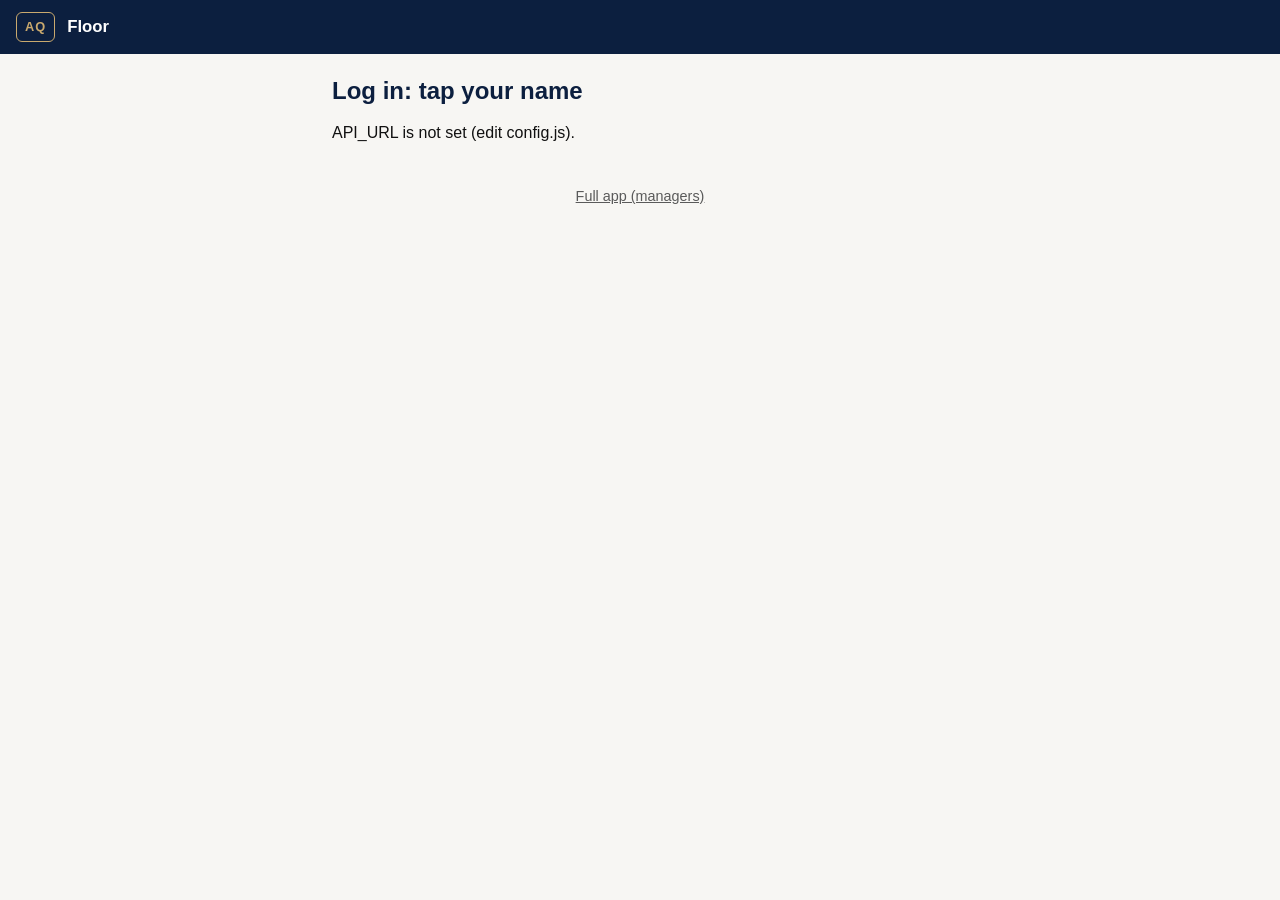
<file: floor.html>
<!DOCTYPE html>
<html lang="en">
<head>
<meta charset="UTF-8">
<meta name="viewport" content="width=device-width, initial-scale=1.0, viewport-fit=cover">
<meta name="robots" content="noindex, nofollow, noarchive, nosnippet">
<meta name="theme-color" content="#0c1f3f">
<meta name="apple-mobile-web-app-capable" content="yes">
<meta name="apple-mobile-web-app-status-bar-style" content="black-translucent">
<meta name="apple-mobile-web-app-title" content="Floor">
<link rel="manifest" href="manifest.webmanifest">
<link rel="apple-touch-icon" href="icon-192.png">
<title>Aquamentor Floor</title>
<link rel="stylesheet" href="style.css">
<link rel="stylesheet" href="floor.css">
</head>
<body class="fl">

<header class="topbar">
  <div class="topbar__logo">AQ</div>
  <div class="topbar__title" id="flWho">Floor</div>
  <button id="flNotYou" class="fl-link" type="button" hidden>log out</button>
</header>

<main class="fl-main">
  <!-- LOG IN: tap your name, then your PIN. Remembered until "log out". -->
  <section id="flPick" hidden>
    <h1 class="fl-h">Log in: tap your name</h1>
    <div id="flNames" class="fl-names"></div>
  </section>

  <!-- ONE SCREEN -->
  <section id="flApp" hidden>
    <div class="fl-strip" id="flStrip" aria-live="polite">
      <div class="fl-cell" id="cellDay"><div class="fl-cell__k">Crew boxed today</div><div class="fl-cell__v" id="dayV">-</div><div class="fl-cell__s" id="dayS"></div></div>
      <div class="fl-cell" id="cellWeek"><div class="fl-cell__k">Crew boxed this week</div><div class="fl-cell__v" id="weekV">-</div><div class="fl-cell__s" id="weekS"></div></div>
      <div class="fl-cell fl-cell--me" id="cellMe"><div class="fl-cell__k">My day</div><div class="fl-cell__me" id="meV">-</div></div>
    </div>

    <button id="flClock" class="fl-clock" type="button" disabled>
      <span class="fl-clock__t" id="clockT">Clock in</span>
      <span class="fl-clock__s" id="clockS"></span>
    </button>

    <button id="flForgot" class="fl-forgot" type="button">I forgot to punch</button>

    <div class="fl-log">
      <label class="fl-joblabel" for="flProd">Making</label>
      <select id="flProd" class="fl-job" aria-label="Product"></select>
      <label class="fl-joblabel" for="flStage">Job</label>
      <select id="flStage" class="fl-job" aria-label="Job"></select>

      <div id="flSizeRow"><div class="fl-seg" id="flSize">
        <button type="button" data-size="50" class="on">50"</button>
        <button type="button" data-size="40">40"</button>
      </div></div>
      <button type="button" id="flStd" class="fl-std" aria-pressed="false">Standard (not Exo)</button>


      <div class="fl-qty">
        <button type="button" class="fl-q" data-add="-1">-1</button>
        <input id="flQty" type="number" inputmode="numeric" min="0" step="1" value="0" aria-label="Quantity">
        <button type="button" class="fl-q" data-add="1">+1</button>
      </div>
      <div class="fl-qty2">
        <button type="button" class="fl-q" data-add="5">+5</button>
        <button type="button" class="fl-q" id="fl12" data-add="12">+12 box</button>
      </div>

      <button id="flSubmit" class="fl-submit" type="button" disabled>Submit</button>
    </div>
    <p class="fl-note" id="flDup" hidden></p>
    <p class="fl-note" id="flQueue" hidden></p>

    <button id="flCountBtn" class="fl-countbtn" type="button">Count stock <span id="flCountN" class="fl-badge" hidden></span></button>
  </section>

  <!-- COUNT (3.11.0): the shelf and floor counts nobody had taken, a few at a time. -->
  <section id="flCount" hidden>
    <button id="flCountBack" class="fl-back" type="button">&larr; Back to logging</button>
    <div id="flCountList">
      <h1 class="fl-h">Count</h1>
      <p class="fl-sub">Count what is really there. Tap one, count it, save. It goes to the next one by itself.</p>
      <p class="fl-note" id="flCountMsg" hidden></p>
      <h2 class="fl-h2">Shelf</h2>
      <div id="flShelf" class="fl-todo"></div>
      <h2 class="fl-h2">Floor (work in progress)</h2>
      <div id="flFloorTodo" class="fl-todo"></div>
      <h2 class="fl-h2" id="flDoneH" hidden>Counted today (tap to count again)</h2>
      <div id="flDone" class="fl-todo fl-todo--done"></div>
    </div>
    <div id="flCountItem" hidden>
      <div class="fl-ci__k" id="ciKind"></div>
      <h1 class="fl-h" id="ciName"></h1>
      <p class="fl-sub" id="ciWhy"></p>
      <div id="ciRows"></div>
      <p class="fl-pinmsg bad" id="ciMsg"></p>
      <button id="ciSave" class="fl-submit" type="button">Save count</button>
      <button id="ciSkip" class="fl-link fl-link--big" type="button">Skip for now</button>
    </div>
  </section>
</main>

<a id="flFull" class="fl-full" href="./?full=1">Full app (managers)</a>

<div id="flToast" class="fl-toast" hidden><span id="flToastT"></span><button type="button" id="flUndo" hidden>Undo</button></div>

<div id="flPin" class="fl-modal" hidden>
  <div class="fl-modal__box">
    <h2 id="flPinTitle">Enter your PIN</h2>
    <div id="flPinDots" class="fl-dots" aria-label="PIN digits entered"></div>
    <div id="flPinMsg" class="fl-pinmsg" aria-live="polite"></div>
    <div class="fl-pad" id="flPad"></div>
    <button type="button" id="flPinCancel" class="fl-link fl-link--big">Cancel</button>
  </div>
</div>

<div id="flFor" class="fl-modal" hidden>
  <div class="fl-modal__box">
    <h2>I forgot to punch</h2>
    <p>A manager reviews this. Nothing changes until they approve.</p>
    <div class="fl-seg" id="flForDir"><button type="button" data-v="in" class="on">Clock in</button><button type="button" data-v="out">Clock out</button></div>
    <div class="fl-seg" id="flForDay"><button type="button" data-v="0" class="on">Today</button><button type="button" data-v="1">Yesterday</button></div>
    <input id="flForTime" type="time" aria-label="Time">
    <input id="flForReason" type="text" placeholder="Why?" aria-label="Reason">
    <input id="flForPin" type="password" inputmode="numeric" maxlength="4" placeholder="Your PIN" aria-label="PIN">
    <div id="flForMsg" class="fl-pinmsg"></div>
    <button type="button" id="flForGo" class="fl-submit">Send to manager</button>
    <button type="button" id="flForCancel" class="fl-link fl-link--big">Cancel</button>
  </div>
</div>

<div id="flAsk" class="fl-modal" hidden>
  <div class="fl-modal__box">
    <h2>How many boxed today?</h2>
    <p>Nobody has logged Boxed yet today.</p>
    <input id="flAskQty" type="number" inputmode="numeric" min="0" step="1" placeholder="0">
    <button type="button" id="flAskGo" class="fl-submit">Log it</button>
    <button type="button" id="flAskSkip" class="fl-link fl-link--big">Skip</button>
  </div>
</div>

<script src="config.js"></script>
<script src="floor-core.js"></script>
<script src="net-core.js"></script>
<script src="floor.js"></script>
</body>
</html>
</file>
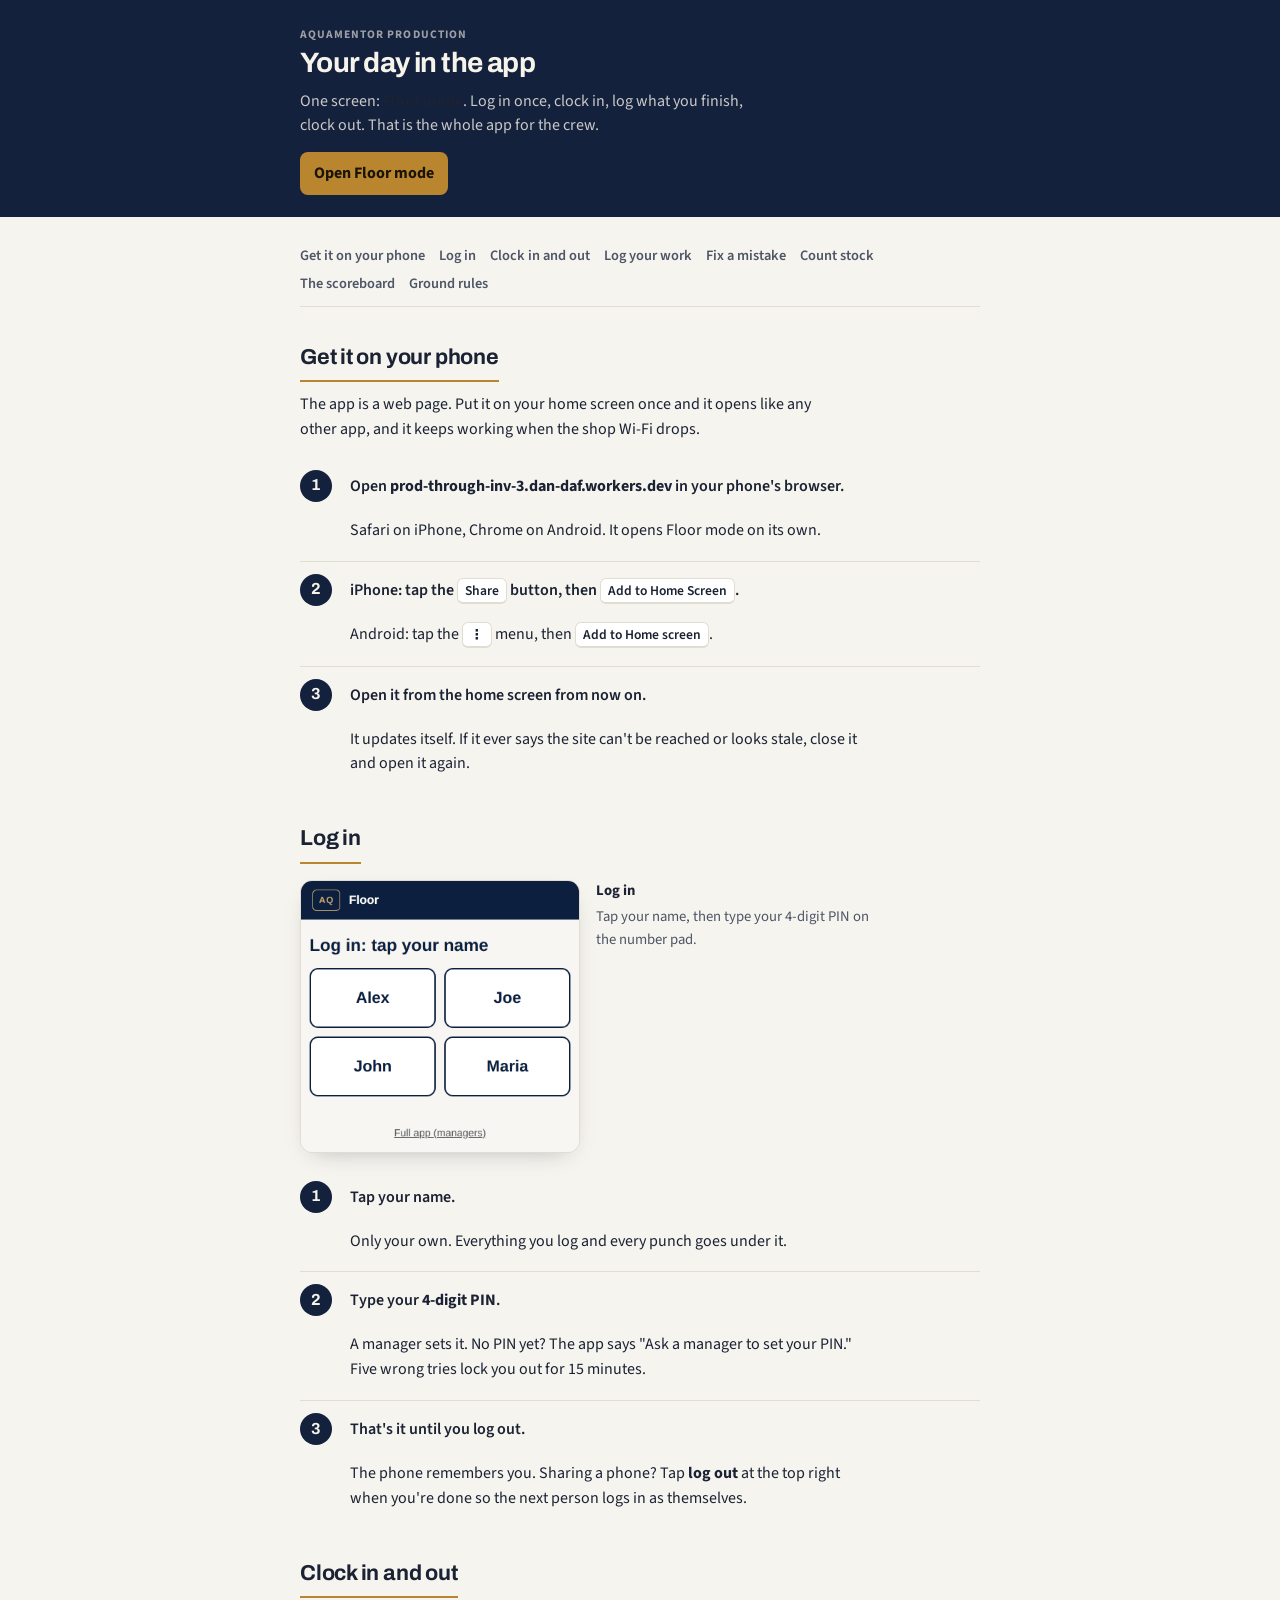
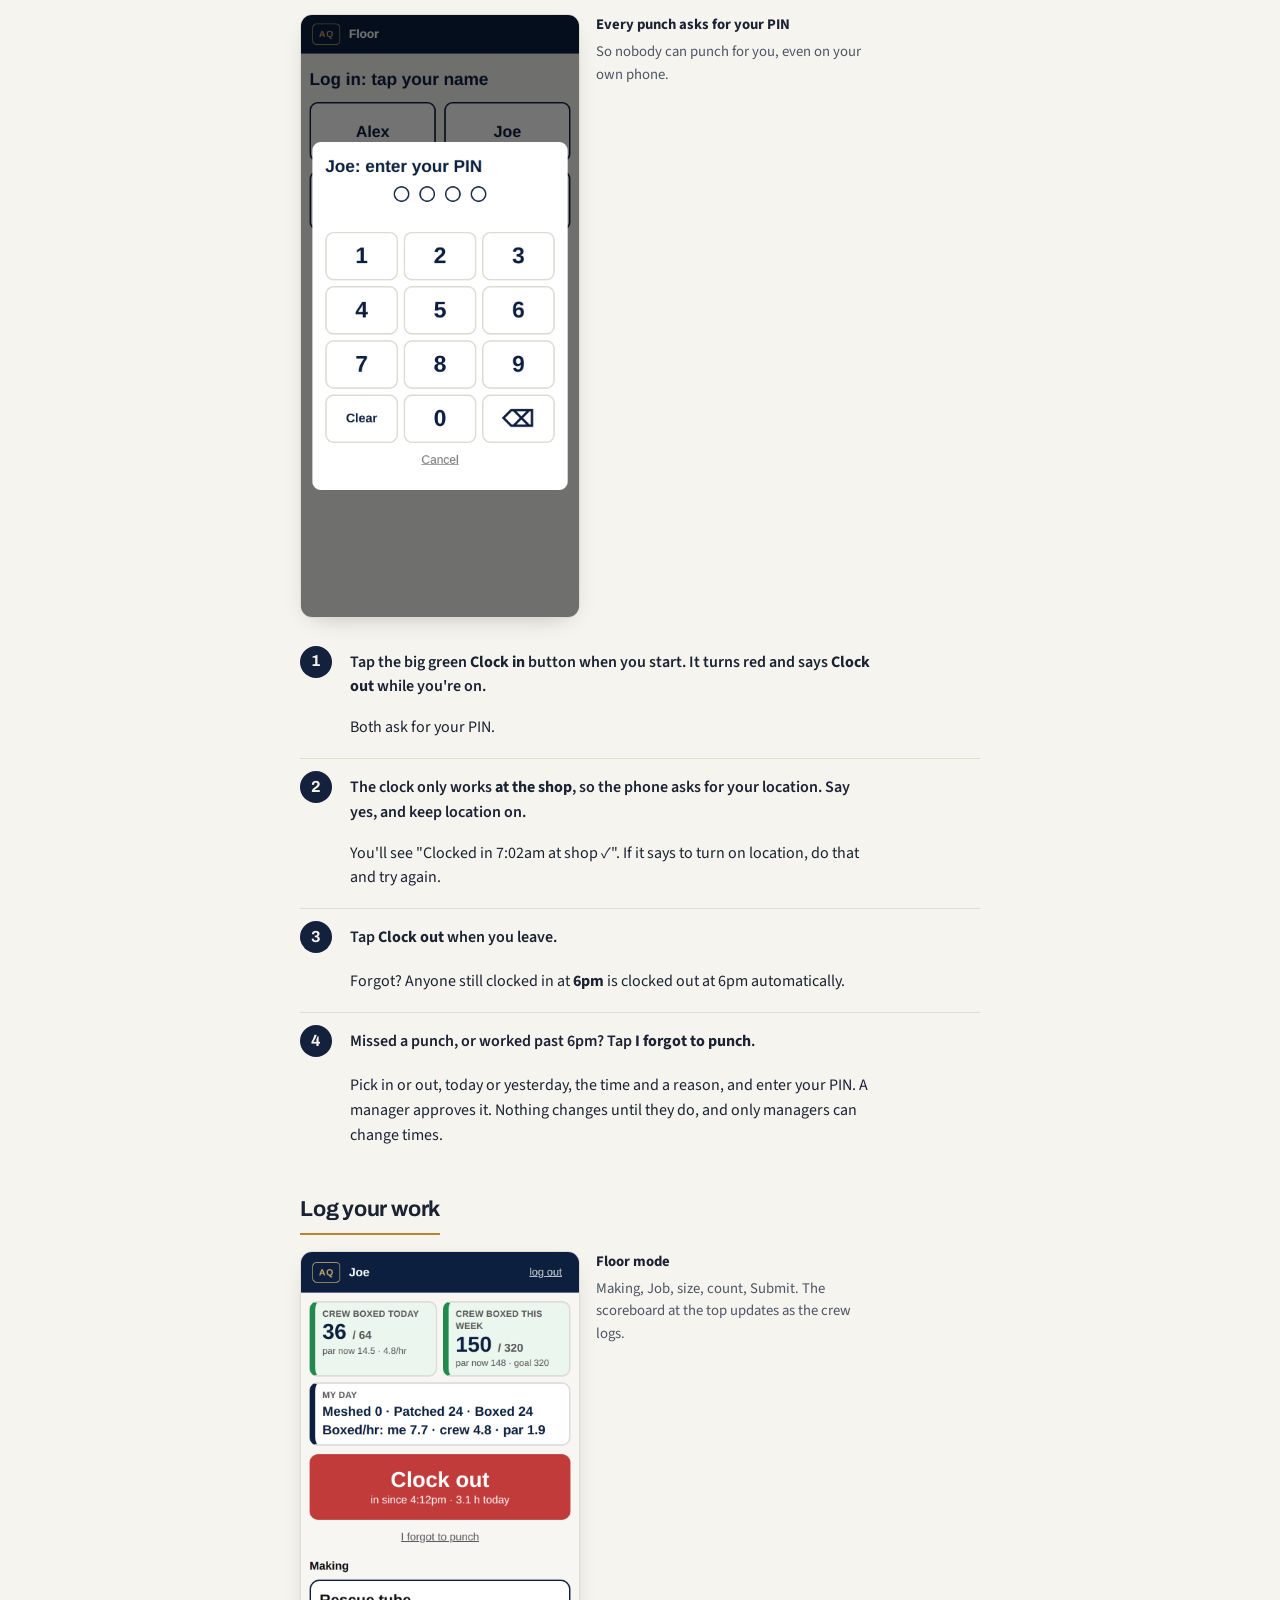
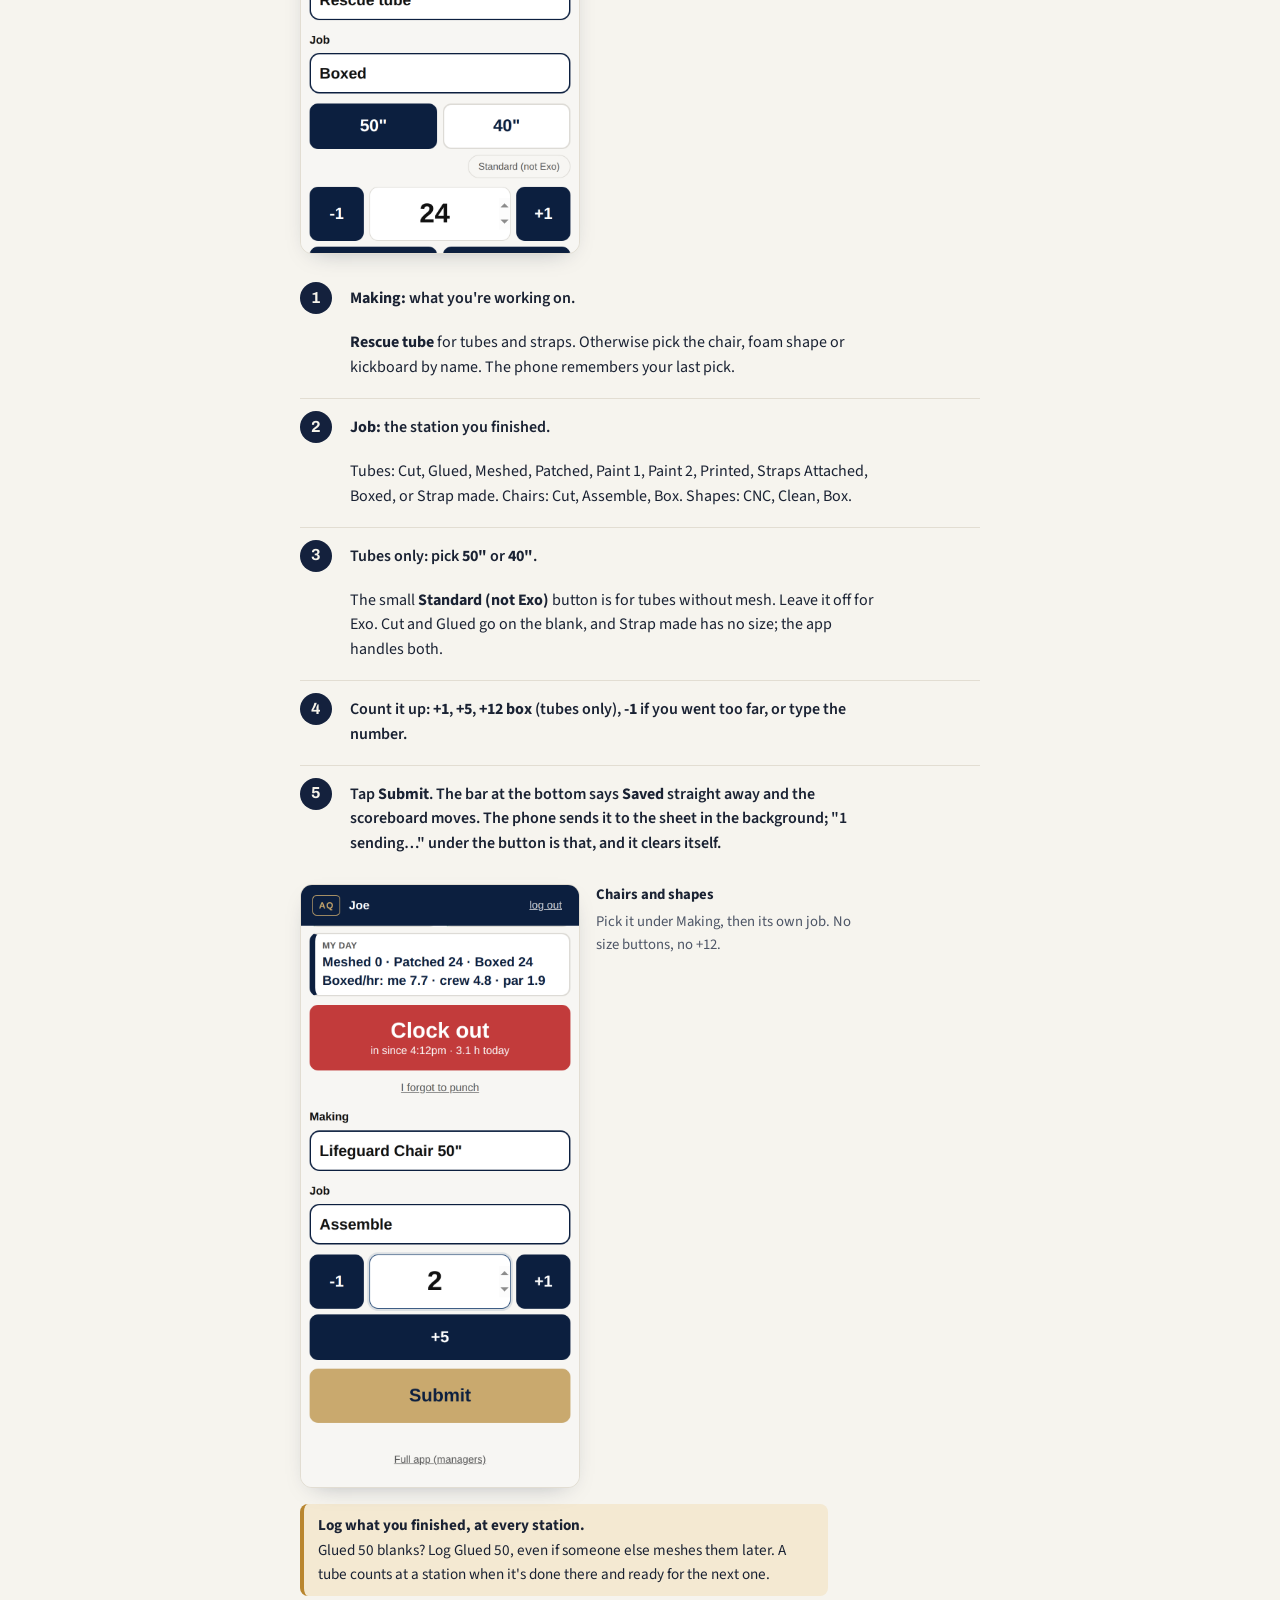
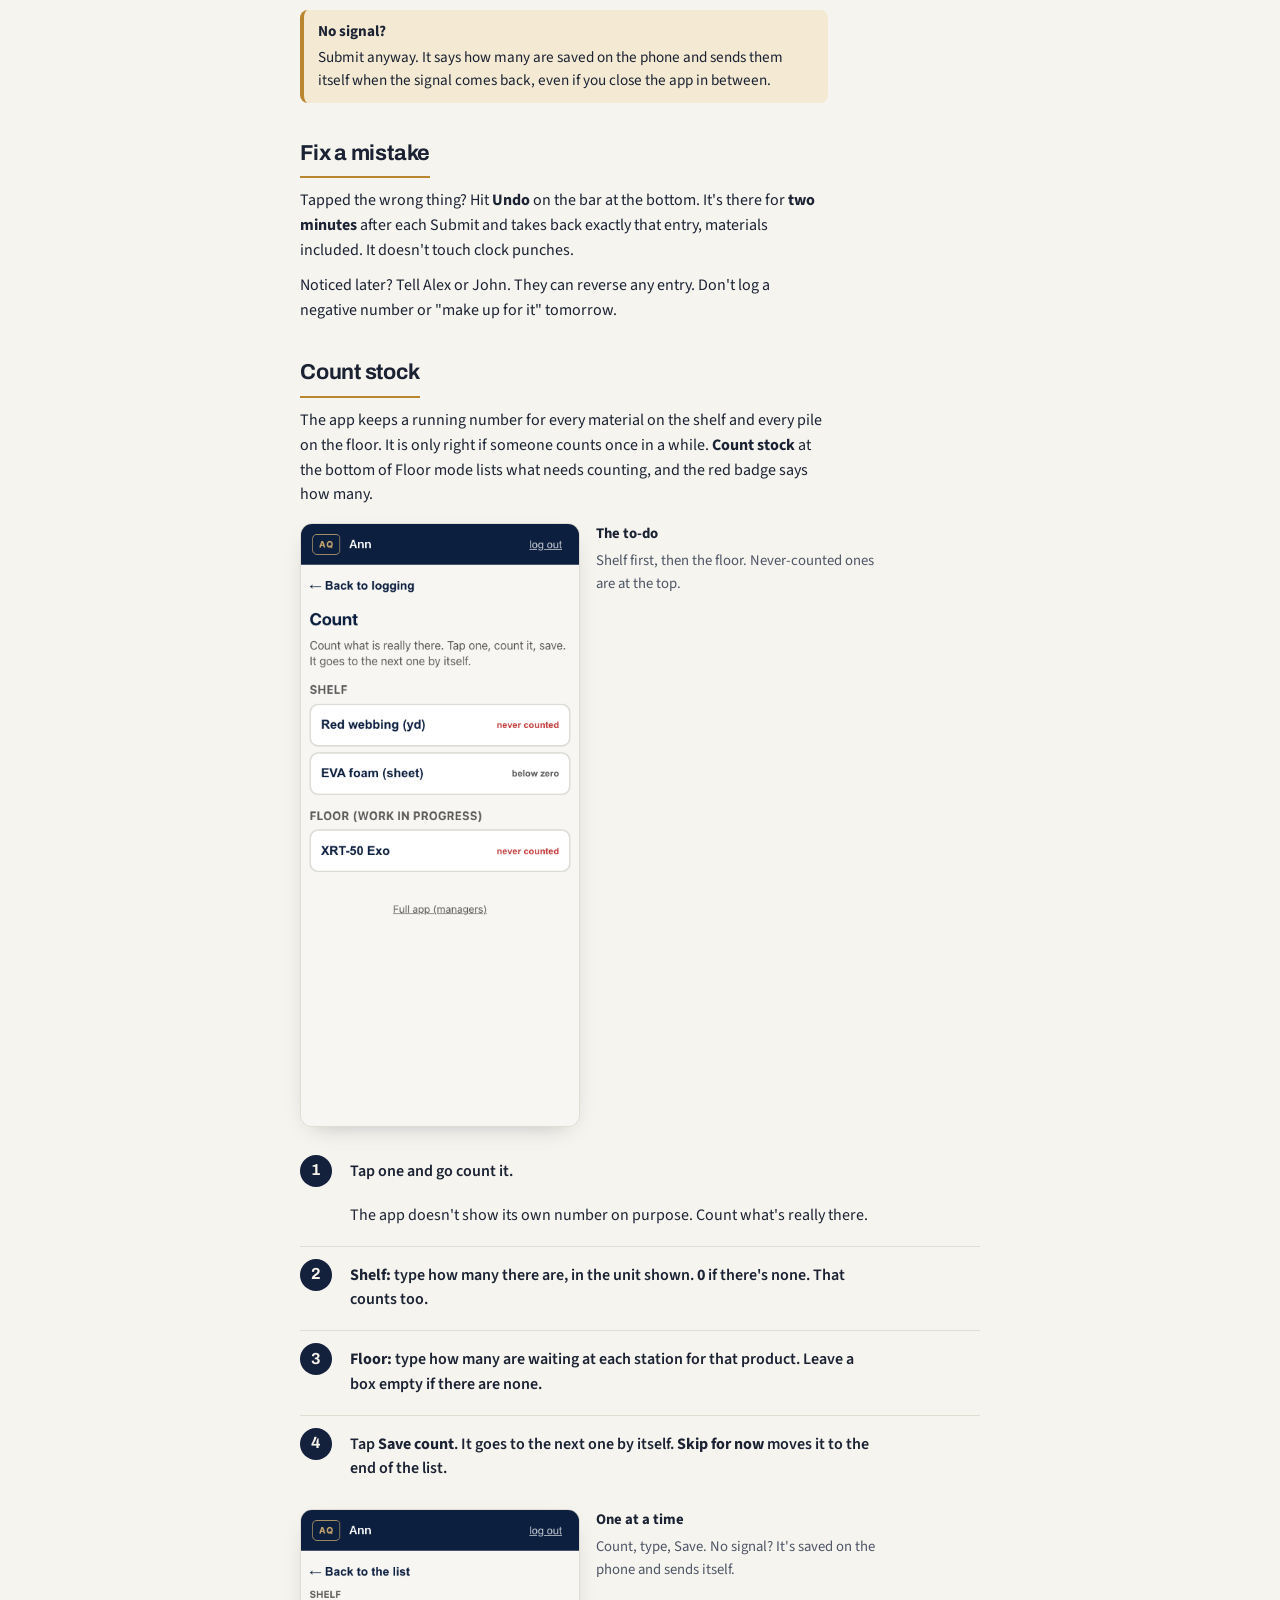
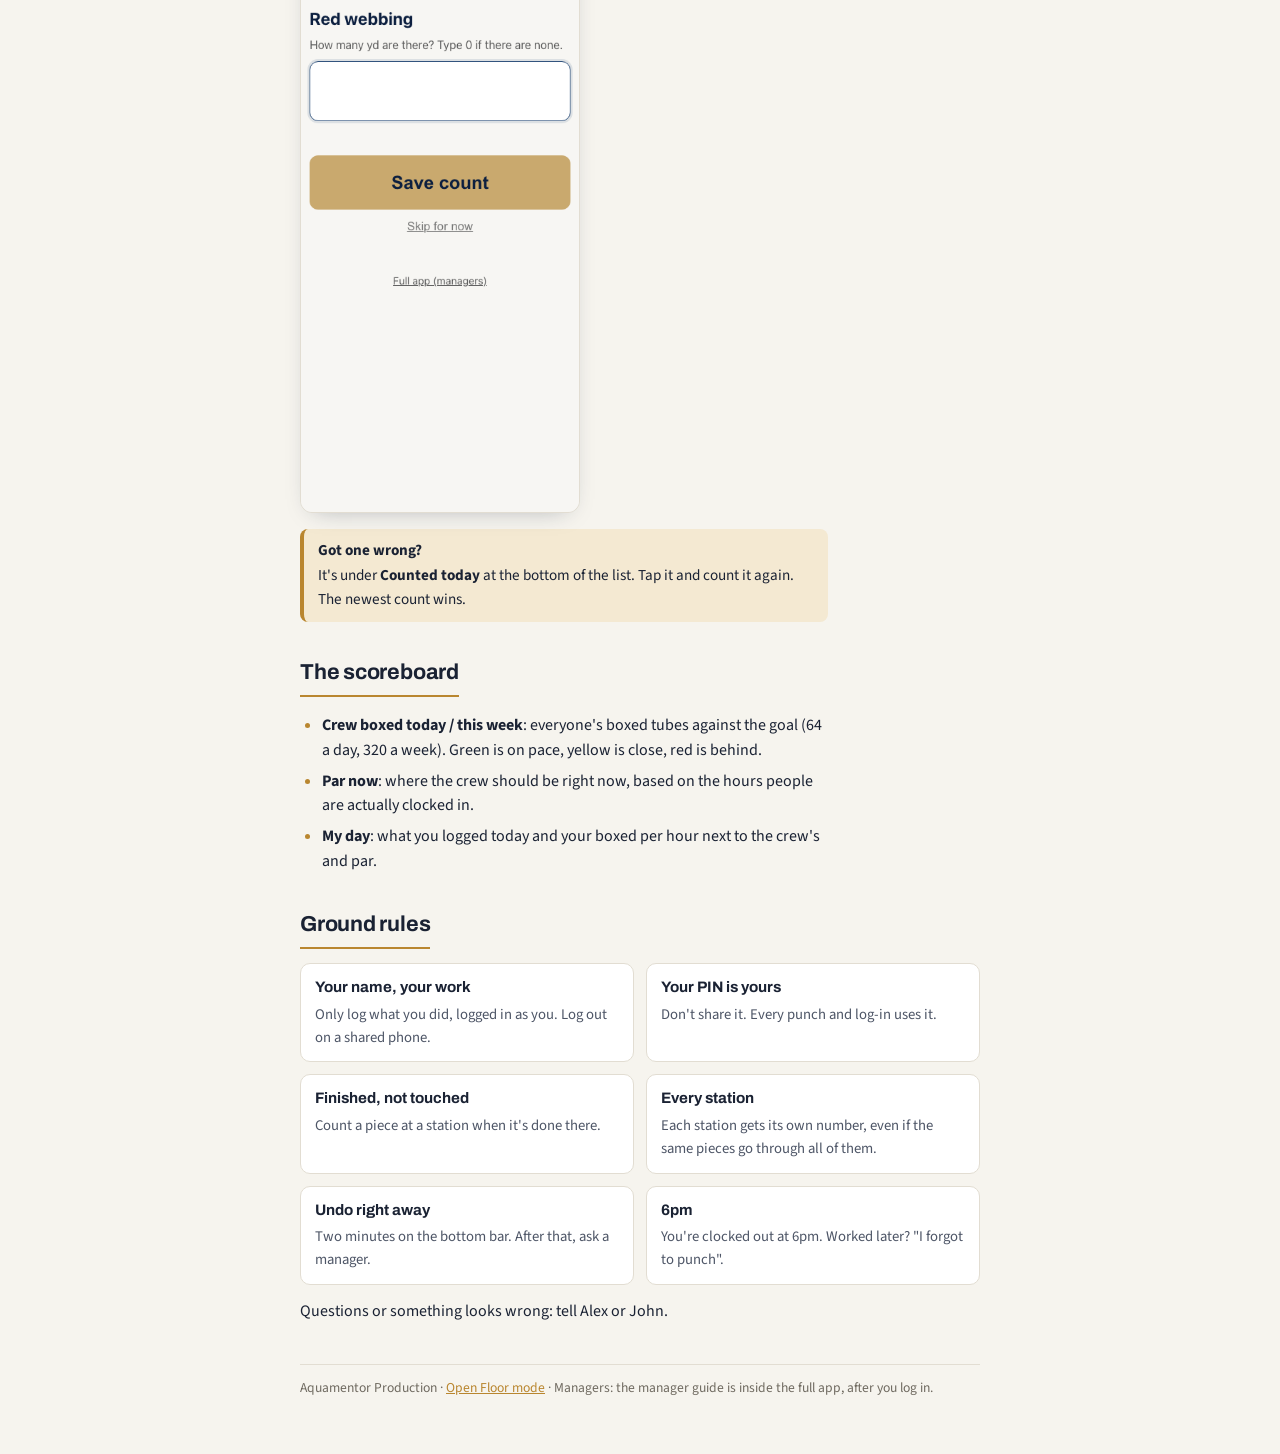
<file: help/crew.html>
<!doctype html>
<html lang="en">
<head>
<meta charset="utf-8">
<meta name="viewport" content="width=device-width, initial-scale=1, viewport-fit=cover">
<meta name="robots" content="noindex">
<title>Aquamentor Crew Guide</title>
<link rel="preconnect" href="https://fonts.googleapis.com">
<link rel="stylesheet" href="https://fonts.googleapis.com/css2?family=Archivo:wght@600;700&family=Source+Sans+3:wght@400;600;700&display=swap">
<style>
:root{
  --bg:#f6f4ee; --surface:#ffffff; --surface2:#f1ede4; --ink:#1a2233; --ink2:#4d5566; --muted:#6f6a60;
  --line:#e2ddd2; --navy:#14213d; --navy-ink:#f6f3ea; --sand:#b9862f; --sand-soft:#f4e9d2;
  --good:#1f7a3f; --warn:#b5651d; --crit:#b3261e;
}
@media (prefers-color-scheme: dark){
  :root:not([data-theme="light"]){
    --bg:#15171c; --surface:#1e2127; --surface2:#262a32; --ink:#f1efe9; --ink2:#c4c1b8; --muted:#8f8c84;
    --line:#2e3138; --navy:#0f1728; --navy-ink:#f1efe9; --sand:#d2a24f; --sand-soft:#33301f; --good:#3fbf3f; --warn:#e29a5a; --crit:#f07a70;
  }
}
:root[data-theme="dark"]{
  --bg:#15171c; --surface:#1e2127; --surface2:#262a32; --ink:#f1efe9; --ink2:#c4c1b8; --muted:#8f8c84;
  --line:#2e3138; --navy:#0f1728; --navy-ink:#f1efe9; --sand:#d2a24f; --sand-soft:#33301f; --good:#3fbf3f; --warn:#e29a5a; --crit:#f07a70;
}
*{box-sizing:border-box}
body{margin:0;background:var(--bg);color:var(--ink);font:16px/1.55 "Source Sans 3",system-ui,-apple-system,"Segoe UI",sans-serif}
.wrap{max-width:720px;margin:0 auto;padding-inline:20px;padding-block:0 56px}
h1,h2,h3{font-family:"Archivo",system-ui,sans-serif;text-wrap:balance;margin:0}
.band{background:var(--navy);color:var(--navy-ink);margin-inline:-20px;padding:26px 20px 22px}
.band .wrap{padding-block:0}
.band .eyebrow{font-size:.72rem;font-weight:700;letter-spacing:.09em;text-transform:uppercase;color:rgba(246,243,234,.6)}
.band h1{font-size:1.75rem;font-weight:700;letter-spacing:-.02em;line-height:1.1;margin-top:4px}
.band p{margin:10px 0 0;color:rgba(246,243,234,.8);max-width:58ch}
.band a{color:var(--sand)}
.band a.app-link,.app-link{display:inline-block;margin-top:14px;background:var(--sand);color:#1a1408;text-decoration:none;font-weight:700;padding:9px 14px;border-radius:8px}
.band a.app-link:hover{background:#d2a24f;color:#1a1408}
nav.toc{display:flex;flex-wrap:wrap;gap:6px 14px;font-size:.9rem;margin:18px 0 6px;padding:10px 0;border-bottom:1px solid var(--line)}
nav.toc a{color:var(--ink2);text-decoration:none;font-weight:600}
nav.toc a:hover{color:var(--sand)}
section{margin-top:34px;scroll-margin-top:12px}
h2{font-size:1.35rem;font-weight:700;letter-spacing:-.01em;padding-bottom:6px;border-bottom:2px solid var(--sand);display:inline-block}
h3{font-size:1.05rem;margin-top:22px}
p{margin:10px 0;max-width:66ch}
ul,ol{max-width:66ch;padding-left:22px}
li{margin:6px 0}
li::marker{color:var(--sand);font-weight:700}
b{color:var(--ink)}
.steps{counter-reset:s;list-style:none;padding:0;max-width:none}
.steps>li{counter-increment:s;display:grid;grid-template-columns:38px 1fr;gap:12px;align-items:start;padding:12px 0;border-top:1px solid var(--line)}
.steps>li:first-child{border-top:0}
.steps>li::before{content:counter(s);font-family:"Archivo",system-ui,sans-serif;font-weight:700;font-size:1rem;width:32px;height:32px;border-radius:50%;background:var(--navy);color:var(--navy-ink);display:flex;align-items:center;justify-content:center}
.steps>li>p{grid-column:2;margin:4px 0 0}
.steps>li::before{grid-column:1;grid-row:1}
.steps>li p:first-child{margin-top:4px;font-weight:600}
.fig{display:flex;gap:16px;align-items:flex-start;margin:16px 0;flex-wrap:wrap}
.fig img{width:min(100%,280px);border:1px solid var(--line);border-radius:12px;box-shadow:0 8px 24px -14px rgba(20,33,61,.4);background:#fff}
.fig figcaption{flex:1;min-width:220px;font-size:.92rem;color:var(--ink2);max-width:40ch}
.fig figcaption b{display:block;color:var(--ink);margin-bottom:4px}
figure{margin:0}
.callout{background:var(--sand-soft);border-left:4px solid var(--sand);border-radius:8px;padding:10px 14px;margin:14px 0;font-size:.95rem;max-width:66ch}
.callout.no{background:color-mix(in srgb,var(--crit) 10%,var(--surface));border-left-color:var(--crit)}
.callout b:first-child{display:block;margin-bottom:2px}
.grid{display:grid;grid-template-columns:repeat(auto-fit,minmax(220px,1fr));gap:12px;margin:14px 0}
.card{background:var(--surface);border:1px solid var(--line);border-radius:10px;padding:12px 14px}
.card h4{font-family:"Archivo",system-ui,sans-serif;font-size:.95rem;margin:0 0 4px}
.card p{font-size:.92rem;margin:0;color:var(--ink2)}
.routine{background:var(--surface);border:1px solid var(--line);border-radius:10px;padding:4px 14px 10px;margin:14px 0}
.routine h3{margin-top:10px}
.routine li{font-size:.95rem}
.kbd{display:inline-block;font-size:.85em;padding:1px 7px;border:1px solid var(--line);border-bottom-width:2px;border-radius:6px;background:var(--surface);font-weight:600;white-space:nowrap}
table{border-collapse:collapse;width:100%;font-size:.93rem;margin:12px 0}
th{text-align:left;font-size:.72rem;letter-spacing:.06em;text-transform:uppercase;color:var(--muted);padding:8px 10px;border-bottom:1px solid var(--line)}
td{padding:8px 10px;border-bottom:1px solid var(--line);vertical-align:top}
.tbl-wrap{overflow-x:auto}
footer{margin-top:40px;font-size:.85rem;color:var(--muted);border-top:1px solid var(--line);padding-top:12px}
footer a{color:var(--sand)}
@media print{.band{background:#fff;color:#000;margin:0;padding:0}.band p,.band .eyebrow{color:#333}.app-link,nav.toc{display:none}.fig img{width:200px}}
</style>
</head>
<body>

<div class="band"><div class="wrap">
  <div class="eyebrow">Aquamentor Production</div>
  <h1>Your day in the app</h1>
  <p>One screen: <b>Floor mode</b>. Log in once, clock in, log what you finish, clock out. That is the whole app for the crew.</p>
  <a class="app-link" href="https://prod-through-inv-3.dan-daf.workers.dev/floor" target="_blank" rel="noopener">Open Floor mode</a>
</div></div>

<div class="wrap">
<nav class="toc">
  <a href="#setup">Get it on your phone</a><a href="#login">Log in</a><a href="#clock">Clock in and out</a><a href="#log">Log your work</a>
  <a href="#fix">Fix a mistake</a><a href="#count">Count stock</a><a href="#pace">The scoreboard</a><a href="#rules">Ground rules</a>
</nav>

<section id="setup">
  <h2>Get it on your phone</h2>
  <p>The app is a web page. Put it on your home screen once and it opens like any other app, and it keeps working when the shop Wi-Fi drops.</p>
  <ol class="steps">
    <li><p>Open <b>prod-through-inv-3.dan-daf.workers.dev</b> in your phone's browser.</p><p>Safari on iPhone, Chrome on Android. It opens Floor mode on its own.</p></li>
    <li><p>iPhone: tap the <span class="kbd">Share</span> button, then <span class="kbd">Add to Home Screen</span>.</p><p>Android: tap the <span class="kbd">⋮</span> menu, then <span class="kbd">Add to Home screen</span>.</p></li>
    <li><p>Open it from the home screen from now on.</p><p>It updates itself. If it ever says the site can't be reached or looks stale, close it and open it again.</p></li>
  </ol>
</section>

<section id="login">
  <h2>Log in</h2>
  <figure class="fig">
    <img src="img/floor-login.png" alt="Floor mode login: a button for each person's name">
    <figcaption><b>Log in</b>Tap your name, then type your 4-digit PIN on the number pad.</figcaption>
  </figure>
  <ol class="steps">
    <li><p>Tap your name.</p><p>Only your own. Everything you log and every punch goes under it.</p></li>
    <li><p>Type your <b>4-digit PIN</b>.</p><p>A manager sets it. No PIN yet? The app says "Ask a manager to set your PIN." Five wrong tries lock you out for 15 minutes.</p></li>
    <li><p>That's it until you log out.</p><p>The phone remembers you. Sharing a phone? Tap <b>log out</b> at the top right when you're done so the next person logs in as themselves.</p></li>
  </ol>
</section>

<section id="clock">
  <h2>Clock in and out</h2>
  <figure class="fig">
    <img src="img/floor-pin.png" alt="Number pad asking for a PIN, with two of four dots filled">
    <figcaption><b>Every punch asks for your PIN</b>So nobody can punch for you, even on your own phone.</figcaption>
  </figure>
  <ol class="steps">
    <li><p>Tap the big green <b>Clock in</b> button when you start. It turns red and says <b>Clock out</b> while you're on.</p><p>Both ask for your PIN.</p></li>
    <li><p>The clock only works <b>at the shop</b>, so the phone asks for your location. Say yes, and keep location on.</p><p>You'll see "Clocked in 7:02am at shop ✓". If it says to turn on location, do that and try again.</p></li>
    <li><p>Tap <b>Clock out</b> when you leave.</p><p>Forgot? Anyone still clocked in at <b>6pm</b> is clocked out at 6pm automatically.</p></li>
    <li><p>Missed a punch, or worked past 6pm? Tap <b>I forgot to punch</b>.</p><p>Pick in or out, today or yesterday, the time and a reason, and enter your PIN. A manager approves it. Nothing changes until they do, and only managers can change times.</p></li>
  </ol>
</section>

<section id="log">
  <h2>Log your work</h2>
  <figure class="fig">
    <img src="img/floor-main.png" alt="Floor mode: crew scoreboard, my day, Clock out button, Making set to Rescue tube, Job set to Boxed, 50 inch selected, quantity 24">
    <figcaption><b>Floor mode</b>Making, Job, size, count, Submit. The scoreboard at the top updates as the crew logs.</figcaption>
  </figure>
  <ol class="steps">
    <li><p><b>Making:</b> what you're working on.</p><p><b>Rescue tube</b> for tubes and straps. Otherwise pick the chair, foam shape or kickboard by name. The phone remembers your last pick.</p></li>
    <li><p><b>Job:</b> the station you finished.</p><p>Tubes: Cut, Glued, Meshed, Patched, Paint 1, Paint 2, Printed, Straps Attached, Boxed, or Strap made. Chairs: Cut, Assemble, Box. Shapes: CNC, Clean, Box.</p></li>
    <li><p>Tubes only: pick <b>50"</b> or <b>40"</b>.</p><p>The small <b>Standard (not Exo)</b> button is for tubes without mesh. Leave it off for Exo. Cut and Glued go on the blank, and Strap made has no size; the app handles both.</p></li>
    <li><p>Count it up: <b>+1</b>, <b>+5</b>, <b>+12 box</b> (tubes only), <b>-1</b> if you went too far, or type the number.</p></li>
    <li><p>Tap <b>Submit</b>. The bar at the bottom says <b>Saved</b> straight away and the scoreboard moves. The phone sends it to the sheet in the background; "1 sending…" under the button is that, and it clears itself.</p></li>
  </ol>
  <figure class="fig">
    <img src="img/floor-chair.png" alt="Floor mode with Making set to Lifeguard Chair 50 inch and Job set to Assemble, quantity 2, no +12 box button">
    <figcaption><b>Chairs and shapes</b>Pick it under Making, then its own job. No size buttons, no +12.</figcaption>
  </figure>
  <div class="callout"><b>Log what you finished, at every station.</b> Glued 50 blanks? Log Glued 50, even if someone else meshes them later. A tube counts at a station when it's done there and ready for the next one.</div>
  <div class="callout"><b>No signal?</b> Submit anyway. It says how many are saved on the phone and sends them itself when the signal comes back, even if you close the app in between.</div>
</section>

<section id="fix">
  <h2>Fix a mistake</h2>
  <p>Tapped the wrong thing? Hit <b>Undo</b> on the bar at the bottom. It's there for <b>two minutes</b> after each Submit and takes back exactly that entry, materials included. It doesn't touch clock punches.</p>
  <p>Noticed later? Tell Alex or John. They can reverse any entry. Don't log a negative number or "make up for it" tomorrow.</p>
</section>

<section id="count">
  <h2>Count stock</h2>
  <p>The app keeps a running number for every material on the shelf and every pile on the floor. It is only right if someone counts once in a while. <b>Count stock</b> at the bottom of Floor mode lists what needs counting, and the red badge says how many.</p>
  <figure class="fig">
    <img src="img/floor-count-list.png" alt="Count screen: Shelf list with Red webbing never counted and EVA foam below zero, Floor list with XRT-50 Exo never counted">
    <figcaption><b>The to-do</b>Shelf first, then the floor. Never-counted ones are at the top.</figcaption>
  </figure>
  <ol class="steps">
    <li><p>Tap one and go count it.</p><p>The app doesn't show its own number on purpose. Count what's really there.</p></li>
    <li><p><b>Shelf:</b> type how many there are, in the unit shown. <b>0</b> if there's none. That counts too.</p></li>
    <li><p><b>Floor:</b> type how many are waiting at each station for that product. Leave a box empty if there are none.</p></li>
    <li><p>Tap <b>Save count</b>. It goes to the next one by itself. <b>Skip for now</b> moves it to the end of the list.</p></li>
  </ol>
  <figure class="fig">
    <img src="img/floor-count-item.png" alt="Counting Red webbing: one big number box in yards, Save count and Skip for now">
    <figcaption><b>One at a time</b>Count, type, Save. No signal? It's saved on the phone and sends itself.</figcaption>
  </figure>
  <div class="callout"><b>Got one wrong?</b> It's under <b>Counted today</b> at the bottom of the list. Tap it and count it again. The newest count wins.</div>
</section>

<section id="pace">
  <h2>The scoreboard</h2>
  <ul>
    <li><b>Crew boxed today / this week</b>: everyone's boxed tubes against the goal (64 a day, 320 a week). Green is on pace, yellow is close, red is behind.</li>
    <li><b>Par now</b>: where the crew should be right now, based on the hours people are actually clocked in.</li>
    <li><b>My day</b>: what you logged today and your boxed per hour next to the crew's and par.</li>
  </ul>
</section>

<section id="rules">
  <h2>Ground rules</h2>
  <div class="grid">
    <div class="card"><h4>Your name, your work</h4><p>Only log what you did, logged in as you. Log out on a shared phone.</p></div>
    <div class="card"><h4>Your PIN is yours</h4><p>Don't share it. Every punch and log-in uses it.</p></div>
    <div class="card"><h4>Finished, not touched</h4><p>Count a piece at a station when it's done there.</p></div>
    <div class="card"><h4>Every station</h4><p>Each station gets its own number, even if the same pieces go through all of them.</p></div>
    <div class="card"><h4>Undo right away</h4><p>Two minutes on the bottom bar. After that, ask a manager.</p></div>
    <div class="card"><h4>6pm</h4><p>You're clocked out at 6pm. Worked later? "I forgot to punch".</p></div>
  </div>
  <p>Questions or something looks wrong: tell Alex or John.</p>
</section>

<footer>Aquamentor Production · <a href="https://prod-through-inv-3.dan-daf.workers.dev/floor">Open Floor mode</a> · Managers: the manager guide is inside the full app, after you log in.</footer>
</div>

</body>
</html>
</file>
<file: style.css>
/* Aegis Inventory — mobile-first phone app styling (brand: navy + warm gold) */
:root{
  --navy:#0c1f3f; --navy-light:#1a4070; --gold:#c9a96e;
  --bg:#f7f6f3; --surface:#ffffff; --ink:#111; --muted:#5a5a5a;
  --border:#dddbd6; --ok:#1f8a4c; --low:#c23b3b; --radius:12px;
}
*{box-sizing:border-box}
html,body{margin:0;padding:0}
body{
  font-family:-apple-system,BlinkMacSystemFont,"Segoe UI",Roboto,"DM Sans",sans-serif;
  background:var(--bg); color:var(--ink);
  -webkit-font-smoothing:antialiased; line-height:1.4;
  padding-bottom:env(safe-area-inset-bottom);
}

/* Top bar */
.topbar{
  position:sticky; top:0; z-index:10;
  display:flex; align-items:center; gap:12px;
  background:var(--navy); color:#fff;
  padding:calc(env(safe-area-inset-top) + 12px) 16px 12px;
}
.topbar__logo{
  font-weight:800; letter-spacing:1px; font-size:.8rem;
  border:1.5px solid var(--gold); color:var(--gold);
  padding:5px 8px; border-radius:6px;
}
.topbar__title{font-weight:600; font-size:1.05rem; flex:1}
.topbar__refresh{
  background:transparent; border:none; color:#fff; font-size:1.4rem;
  line-height:1; padding:4px 8px; cursor:pointer;
}

/* Tabs */
.tabs{display:flex; background:var(--surface); border-bottom:1px solid var(--border);
  overflow-x:auto; scrollbar-width:none}
.tabs::-webkit-scrollbar{display:none}
.tab{
  flex:1 0 auto; padding:14px 12px; border:none; background:none;
  font-size:.95rem; font-weight:600; color:var(--muted); white-space:nowrap;
  border-bottom:3px solid transparent; cursor:pointer;
}
@media (max-width:520px){ .tab{ padding:14px 9px; font-size:.88rem } }
.tab--active{color:var(--navy); border-bottom-color:var(--gold)}

main{max-width:640px; margin:0 auto; padding:16px}
.screen{display:none}
.screen--active{display:block}

/* Form */
.field{display:block; margin-bottom:18px}
.field>span{display:block; font-weight:600; font-size:.92rem; margin-bottom:7px; color:var(--navy)}
select,input[type="text"],input[type="number"],input[type="password"]{
  width:100%; font-size:1.05rem; padding:14px; color:var(--ink);
  background:var(--surface); border:1.5px solid var(--border); border-radius:var(--radius);
  -webkit-appearance:none; appearance:none;
}
select{background-image:url("data:image/svg+xml,%3Csvg xmlns='http://www.w3.org/2000/svg' width='14' height='14' viewBox='0 0 24 24' fill='none' stroke='%230c1f3f' stroke-width='2'%3E%3Cpolyline points='6 9 12 15 18 9'/%3E%3C/svg%3E");
  background-repeat:no-repeat; background-position:right 14px center; padding-right:40px;}
select:focus,input:focus{outline:none; border-color:var(--navy-light); box-shadow:0 0 0 3px rgba(26,64,112,.12)}

/* Quantity stepper */
.stepper{display:flex; align-items:stretch; gap:10px}
.stepper input{text-align:center; font-size:1.3rem; font-weight:700}
.stepper__btn{
  flex:0 0 56px; font-size:1.6rem; font-weight:700; line-height:1;
  background:var(--navy); color:#fff; border:none; border-radius:var(--radius); cursor:pointer;
}
.stepper__btn:active{background:var(--navy-light)}

/* Primary button */
.btn-primary{
  width:100%; margin-top:6px; padding:16px; font-size:1.1rem; font-weight:700;
  color:var(--navy); background:var(--gold); border:none; border-radius:var(--radius);
  cursor:pointer;
}
.btn-primary:disabled{opacity:.6}
.btn-primary:active{filter:brightness(.95)}

/* Result card */
.result{
  margin-top:20px; background:var(--surface); border:1px solid var(--border);
  border-radius:var(--radius); padding:16px;
}
.result__ok{font-weight:700; color:var(--ok); font-size:1.05rem; margin-bottom:10px}
.result__label{font-weight:600; font-size:.85rem; color:var(--muted); margin:8px 0 4px; text-transform:uppercase; letter-spacing:.03em}
.result__list{list-style:none; margin:0; padding:0}
.result__list li{display:flex; justify-content:space-between; gap:10px; padding:6px 0; border-bottom:1px dashed var(--border); font-size:.95rem}
.result__list li:last-child{border-bottom:none}
.result__num{color:var(--muted); white-space:nowrap; font-variant-numeric:tabular-nums}
.result__warn{margin-top:12px; padding:10px 12px; background:#fdf3f3; color:var(--low); border-radius:8px; font-size:.9rem; font-weight:600}
.result__hint{margin-top:12px; font-size:.88rem; color:var(--accent-light,#1a4070); font-weight:600}

/* Stock list */
.stock-hint{color:var(--muted); font-size:.9rem; margin:0 0 14px}
.stock-list{display:flex; flex-direction:column; gap:10px}
.stock-item{
  display:flex; justify-content:space-between; align-items:center;
  background:var(--surface); border:1px solid var(--border); border-left:4px solid var(--ok);
  border-radius:var(--radius); padding:14px 16px;
}
.stock-item--low{border-left-color:var(--low)}
.stock-item__name{font-weight:600}
.stock-item__num{font-size:1.15rem; font-weight:700; font-variant-numeric:tabular-nums}
.stock-item__num small{font-weight:500; color:var(--muted); font-size:.8rem}
.stock-item__uncounted{color:var(--ink-light,#999); font-weight:600}
.pill{display:inline-block; background:var(--low); color:#fff; font-size:.68rem; font-weight:700; padding:2px 7px; border-radius:20px; vertical-align:middle; margin-left:6px}

.muted{color:var(--muted); text-align:center; padding:24px}

/* Two-up row (date + employee) */
.row2{display:flex; gap:12px}
.row2 .field{flex:1; min-width:0}
.field--check{display:flex; gap:10px; align-items:flex-start}
.field--check input{width:auto; flex:none; margin-top:3px}

.section-label{font-weight:700; color:var(--navy); font-size:.95rem; margin:18px 0 10px}

/* Stage inputs */
.stage-inputs{display:flex; flex-direction:column; gap:8px; margin-bottom:18px}
.stage-row{display:flex; align-items:center; gap:12px; background:var(--surface);
  border:1.5px solid var(--border); border-radius:var(--radius); padding:8px 12px}
.stage-row__name{flex:1; font-weight:600; color:var(--ink)}
.stage-row__input{width:88px; flex:0 0 88px; text-align:center; font-size:1.1rem; font-weight:700;
  padding:10px; border:1.5px solid var(--border); border-radius:8px; -webkit-appearance:none; appearance:none}
.stage-row__input:focus{outline:none; border-color:var(--navy-light); box-shadow:0 0 0 3px rgba(26,64,112,.12)}

/* Overview cards + table */
.ov-card{background:var(--surface); border:1px solid var(--border); border-radius:var(--radius);
  margin-bottom:16px; overflow:hidden}
.ov-card__head{font-weight:700; color:#fff; background:var(--navy); padding:12px 14px;
  display:flex; justify-content:space-between; align-items:baseline; gap:10px; flex-wrap:wrap}
.ov-card__meta{font-weight:500; font-size:.8rem; color:var(--accent-warm,#c9a96e)}
.ov-table{width:100%; border-collapse:collapse; font-size:.95rem}
.ov-table th{text-align:left; font-size:.72rem; text-transform:uppercase; letter-spacing:.04em;
  color:var(--muted); padding:8px 14px; border-bottom:1px solid var(--border)}
.ov-table td{padding:9px 14px; border-bottom:1px solid var(--border-light); font-variant-numeric:tabular-nums}
.ov-table th:not(:first-child), .ov-table td:not(:first-child){text-align:right}
.ov-table tr:last-child td{border-bottom:none}
.ov-goal{font-weight:700; color:var(--navy)}
.ov-starved td{background:#fdf6ee}
.ov-flag{font-size:.68rem; font-weight:700; color:#b26a00; background:#ffe9c7; padding:1px 5px; border-radius:10px}

/* Today's totals (employee landing) */
.today-prod{padding:12px 14px; border-bottom:1px solid var(--border-light)}
.today-prod:last-child{border-bottom:none}
.today-prod__name{font-weight:700; color:var(--navy); margin-bottom:8px}
.today-prod__total{font-weight:600; font-size:.8rem; color:var(--muted)}
.today-chips{display:flex; flex-wrap:wrap; gap:6px}
.today-chip{background:var(--bg-alt,#eeedea); border:1px solid var(--border); border-radius:16px;
  padding:4px 10px; font-size:.85rem; color:var(--ink)}
.today-chip b{color:var(--navy)}

/* Manager unlock button */
#mgrBtn{font-size:1.05rem}

/* Setup banner */
.setup-banner{
  position:fixed; left:12px; right:12px; bottom:12px; z-index:20;
  background:var(--navy); color:#fff; padding:14px 16px; border-radius:var(--radius);
  font-size:.9rem; box-shadow:0 8px 30px rgba(0,0,0,.25);
}
.setup-banner code{background:rgba(255,255,255,.15); padding:1px 5px; border-radius:4px}

/* Toast */
.toast{
  position:fixed; left:50%; bottom:24px; transform:translateX(-50%); z-index:30;
  background:#111; color:#fff; padding:12px 18px; border-radius:24px;
  font-size:.92rem; max-width:90%; box-shadow:0 8px 30px rgba(0,0,0,.3);
}

/* ---- Build info ---------------------------------------------------------- */
/* Deliberately quiet: a debugging aid, not part of the daily flow. */
.buildinfo{
  max-width:640px; margin:8px auto 28px; padding:0 16px;
  text-align:center;
}
.buildinfo__summary{
  background:none; border:0; padding:6px 10px; cursor:pointer;
  font:inherit; font-size:12px; color:var(--muted);
  border-radius:var(--radius);
}
.buildinfo__summary:hover{ background:rgba(0,0,0,.04); color:var(--ink) }
.buildinfo__details{
  margin-top:6px; padding:10px 12px; text-align:left;
  background:var(--surface); border:1px solid var(--border);
  border-radius:var(--radius); font-size:12px;
}
.buildinfo__row{
  display:flex; gap:12px; justify-content:space-between; align-items:baseline;
  padding:4px 0; border-bottom:1px solid var(--border);
}
.buildinfo__row:last-child{ border-bottom:0 }
.buildinfo__row span{ color:var(--muted); white-space:nowrap }
.buildinfo__row code{
  font-size:11px; color:var(--ink); text-align:right;
  word-break:break-all;
}

/* ---- Inventory / reconciliation ------------------------------------------ */
.count-cat{
  margin:16px 0 4px; font-size:12px; font-weight:700; letter-spacing:.04em;
  text-transform:uppercase; color:var(--muted);
}
/* A count that disagrees with the recipe by 10%+ — the BOM-correction worklist. */
.result__list .count-off{ color:var(--low); font-weight:600 }
.result__note{ padding:10px 0 2px; font-size:12px; color:var(--muted) }

/* Headline stats, each one also the filter for its own problem. */
.inv-summary{ display:flex; flex-wrap:wrap; gap:8px; margin-bottom:14px }
.inv-stat{
  flex:1 1 88px; display:flex; flex-direction:column; gap:2px; align-items:flex-start;
  background:var(--surface); border:1px solid var(--border); border-radius:var(--radius);
  padding:9px 11px; font:inherit; text-align:left; cursor:pointer; color:var(--ink);
}
.inv-stat b{ font-size:1.15rem; font-variant-numeric:tabular-nums; color:var(--navy) }
.inv-stat span{ font-size:11px; color:var(--muted); line-height:1.2 }
.inv-stat--warn b{ color:var(--low) }
.inv-stat--flat{ cursor:default; flex:1 1 130px }
.inv-stat--flat b{ font-size:.95rem; font-weight:700 }

/* Search + filter chips */
.inv-toolbar{ margin-bottom:12px }
.inv-search{
  width:100%; padding:11px 14px; font-size:1rem; border:1.5px solid var(--border);
  border-radius:var(--radius); background:var(--surface); -webkit-appearance:none; appearance:none;
}
.inv-chips{ display:flex; flex-wrap:wrap; gap:6px; margin-top:8px }
.inv-chip{
  border:1px solid var(--border); background:var(--surface); color:var(--muted);
  font:inherit; font-size:12px; font-weight:600; padding:5px 11px;
  border-radius:16px; cursor:pointer;
}
.inv-chip--on{ background:var(--navy); border-color:var(--navy); color:#fff }

/* One material: name/meta, estimate, the box, the live gap. */
.inv-row{
  display:grid; grid-template-columns:1fr 74px 92px 96px; gap:8px;
  align-items:center; padding:9px 8px; border-bottom:1px solid var(--border);
  border-left:3px solid transparent; border-radius:4px;
}
.inv-row--edited{ background:#f4f8fd; border-left-color:var(--navy-light) }
.inv-row__main{ min-width:0 }
.inv-row__name{ font-size:14px; font-weight:600; line-height:1.3 }
.inv-row__id{ font-size:10px; font-weight:500; color:var(--muted) }
.inv-row__meta{ font-size:11px; color:var(--muted); margin-top:1px }
.inv-row__acts{ display:flex; gap:6px; margin-top:4px }
.inv-mini{
  border:1px solid var(--border); background:var(--bg); color:var(--muted);
  font:inherit; font-size:11px; padding:2px 8px; border-radius:12px; cursor:pointer;
}
.inv-mini:active{ background:var(--border) }
.inv-lbl{
  display:block; font-size:9px; text-transform:uppercase; letter-spacing:.05em;
  color:var(--muted); line-height:1.4;
}
.inv-row__est{ text-align:right; font-variant-numeric:tabular-nums }
.inv-row__est b{ font-size:15px }
.inv-row__est small{ display:block; font-size:10px; color:var(--muted) }
.inv-neg{ color:var(--low) }
.inv-input{
  width:100%; padding:9px 8px; font-size:16px; text-align:right; font-weight:700;
  border:1.5px solid var(--border); border-radius:8px; background:var(--surface);
  -webkit-appearance:none; appearance:none;
}
.inv-input:focus{ outline:none; border-color:var(--navy-light); box-shadow:0 0 0 3px rgba(26,64,112,.12) }

/* The gap, in words. "short" means the shelf holds less than the recipe
 * predicted — which is what CountLog files as a POSITIVE variance. */
.inv-row__diff{ text-align:right; font-size:12px; font-weight:700; min-height:1px }
.inv-row__diff small{ display:block; font-size:10px; font-weight:600 }
.inv-diff--short{ color:var(--low) }
.inv-diff--extra{ color:var(--ok) }
.inv-diff--match{ color:var(--muted) }
.inv-diff--new{ color:var(--navy-light) }
.inv-diff--bad{ color:var(--low) }
.inv-diff--off small{ color:var(--low) }

.inv-flag{
  display:inline-block; font-size:9px; font-weight:700; padding:1px 6px;
  border-radius:10px; margin-left:5px; vertical-align:middle; white-space:nowrap;
}
.inv-flag--drift{ background:#ffe9c7; color:#b26a00 }
.inv-flag--low{ background:#fdeaea; color:var(--low) }

/* Previous counts for one material — collapsed until asked for. */
.inv-hist{ grid-column:1/-1; padding:6px 0 2px }
.inv-hist__t{ width:100%; border-collapse:collapse; font-size:11px }
.inv-hist__t th{
  text-align:left; font-size:9px; text-transform:uppercase; letter-spacing:.04em;
  color:var(--muted); padding:3px 6px; border-bottom:1px solid var(--border);
}
.inv-hist__t td{ padding:3px 6px; border-bottom:1px solid var(--border); font-variant-numeric:tabular-nums }
.inv-hist__t th:not(:first-child), .inv-hist__t td:not(:first-child){ text-align:right }
.inv-hist__t td:last-child, .inv-hist__t th:last-child{ text-align:left }

/* Running tally + submit, pinned to the bottom of the screen so the count you
 * are building is visible without scrolling back to the button. */
.inv-bar{
  position:sticky; bottom:0; z-index:5; display:flex; align-items:center; gap:10px;
  margin-top:14px; padding:10px 12px calc(10px + env(safe-area-inset-bottom));
  background:var(--surface); border:1px solid var(--border); border-radius:var(--radius);
  box-shadow:0 -4px 16px rgba(0,0,0,.06);
}
.inv-bar__text{ flex:1; font-size:12px; color:var(--muted); font-weight:600 }
.inv-bar__btn{
  padding:11px 16px; font-size:.95rem; font-weight:700; color:var(--navy);
  background:var(--gold); border:none; border-radius:var(--radius); cursor:pointer;
}
.inv-bar__btn:disabled{ opacity:.45 }

/* Narrow phones: the name gets its own line and the three numbers share the
 * next one, so the estimate, the box and the gap stay side by side — reading
 * them together is the whole point of the row. */
@media (max-width:460px){
  .inv-row{ grid-template-columns:84px 1fr 96px; row-gap:2px }
  .inv-row__main{ grid-column:1/-1 }
  .inv-row__est, .inv-row__actual, .inv-row__diff{ margin-top:3px }
  .inv-row__est{ text-align:left }
}

/* ---- Stage rows: done + hours ------------------------------------------- */
.stage-head{
  display:grid; grid-template-columns:1fr 84px 64px; gap:8px;
  font-size:11px; color:var(--muted); text-transform:uppercase;
  letter-spacing:.04em; padding:0 0 4px; text-align:right;
}
.stage-row{ display:grid !important; grid-template-columns:1fr 84px 64px; gap:8px; align-items:center }
.stage-row__hours{
  width:100%; padding:8px; font-size:15px; text-align:right;
  border:1px solid var(--border); border-radius:8px; background:var(--surface);
  color:var(--muted);
}

/* ---- Runway ------------------------------------------------------------- */
.runway{
  padding:10px 14px; border-top:1px solid var(--border);
  font-size:13px; color:var(--ink);
}
.runway__n{ font-size:17px; font-weight:700; color:var(--navy) }
.runway__none{ color:var(--muted) }
.runway__warn{ margin-top:4px; font-size:11px; color:var(--muted) }

/* ---- Product family headings -------------------------------------------- */
.ov-family{
  margin:20px 0 6px; font-size:12px; font-weight:700; letter-spacing:.06em;
  text-transform:uppercase; color:var(--navy);
  border-bottom:2px solid var(--gold); padding-bottom:4px;
}
.ov-family:first-child{ margin-top:4px }

/* ---- Duplicate-entry notice --------------------------------------------- */
.result__dup{
  margin:10px 14px; padding:10px 12px; font-size:13px;
  background:#fff6e5; border:1px solid var(--gold); border-radius:var(--radius);
  color:var(--ink);
}
.result__dup ul{ margin:6px 0; padding-left:18px }

/* ---- Buy: what the committed work needs ---------------------------------- */
.plan{
  background:var(--surface); border:1px solid var(--border); border-radius:var(--radius);
  padding:12px 14px; margin-bottom:12px;
}
.plan__head{ font-weight:700; color:var(--navy); font-size:.95rem; margin-bottom:8px }
.plan__hint{ font-weight:500; font-size:.78rem; color:var(--muted) }
.plan__grid{ display:grid; grid-template-columns:repeat(auto-fill,minmax(210px,1fr)); gap:6px 14px }
.plan__row{ display:flex; align-items:center; gap:8px; font-size:13px }
.plan__row span{ flex:1; min-width:0; color:var(--ink) }
.plan__input{
  width:78px; flex:0 0 78px; padding:6px 8px; font-size:14px; text-align:right;
  border:1px solid var(--border); border-radius:6px; background:var(--bg);
  -webkit-appearance:none; appearance:none; -moz-appearance:textfield;
}
/* The spinner steals about a third of a narrow field, which clips the number
   you just typed — and nobody nudges a build quantity one unit at a time. */
.plan__input::-webkit-outer-spin-button,
.plan__input::-webkit-inner-spin-button{ -webkit-appearance:none; margin:0 }

/* The uncommitted blank pool — named rather than folded into either variant. */
.pool{
  padding:10px 12px; margin-bottom:12px; font-size:12.5px; color:var(--ink);
  background:#fff6e5; border:1px solid var(--gold); border-radius:var(--radius);
}
.pool b{ color:var(--navy) }

.buy-tally{ font-size:12.5px; color:var(--muted); margin-bottom:12px }
.buy-tally b{ color:var(--navy); font-size:14px }
.buy-none{
  padding:14px; text-align:center; font-weight:600; color:var(--ok);
  background:var(--surface); border:1px solid var(--border); border-radius:var(--radius);
}
.buy-sec{ margin-bottom:20px }
.buy-sec__h{
  font-family:inherit; font-size:12px; font-weight:700; letter-spacing:.05em;
  text-transform:uppercase; color:var(--navy); border-bottom:2px solid var(--gold);
  padding-bottom:4px; margin-bottom:2px;
}
.buy-sec__h span{ color:var(--muted); font-weight:600 }
.buy-sec__note{ font-size:11.5px; color:var(--muted); margin:6px 0 4px }

.buy-row{
  display:grid; grid-template-columns:1fr 68px 78px 68px 104px; gap:10px;
  align-items:center; padding:9px 6px; border-bottom:1px solid var(--border);
  border-left:3px solid transparent;
}
.buy-row--short{ background:#fdf6ee; border-left-color:var(--low) }
.buy-row__main{ min-width:0 }
.buy-row__name{ font-size:14px; font-weight:600; color:var(--ink); line-height:1.3 }
.buy-row__id{ font-size:10px; font-weight:500; color:var(--muted) }
.buy-row__why{ font-size:11px; color:var(--muted); margin-top:1px }
.buy-row__n{ text-align:right; font-variant-numeric:tabular-nums }
.buy-row__n b{ font-size:14px; font-weight:600 }
.buy-row__v{ text-align:right; font-size:12px; font-weight:700 }
.buy-row__v small{ display:block; font-size:10.5px; font-weight:600; color:var(--muted) }
.buy-short{ color:var(--low) }
.buy-ok{ color:var(--ok) }
.buy-unknown{ color:var(--muted) }

.buy-rest{ margin-top:8px; font-size:13px }
.buy-rest summary{ cursor:pointer; color:var(--muted); padding:8px 0 }

@media (max-width:620px){
  .buy-row{ grid-template-columns:1fr 66px 66px; row-gap:3px }
  .buy-row__main{ grid-column:1/-1 }
  .buy-row__v{ grid-column:3; text-align:right }
}

/* ---- Summary: the top layer ---------------------------------------------- */
.mgr-hint{
  margin-top:18px; padding:12px 14px; font-size:.88rem; color:var(--ink);
  background:#fff6e5; border:1px solid var(--gold); border-radius:var(--radius);
}
.sum-card{
  background:var(--surface); border:1px solid var(--border);
  border-radius:var(--radius); margin-bottom:16px; overflow:hidden;
}
.sum-card__h{
  font-weight:700; color:#fff; background:var(--navy); padding:11px 14px;
  display:flex; justify-content:space-between; align-items:baseline; gap:10px;
  flex-wrap:wrap; font-size:.95rem;
}
.sum-card__h span{ font-weight:500; font-size:.76rem; color:var(--gold) }

.sum-figs{ display:flex; flex-wrap:wrap; gap:2px 0; padding:4px 0 }
.sum-fig{
  flex:1 1 110px; padding:10px 14px; display:flex; flex-direction:column; gap:1px;
  border-right:1px solid var(--border);
}
.sum-fig:last-child{ border-right:none }
.sum-fig b{ font-size:1.5rem; font-weight:700; color:var(--navy); font-variant-numeric:tabular-nums; line-height:1.1 }
.sum-fig span{ font-size:.8rem; font-weight:600; color:var(--ink) }
.sum-fig small{ font-size:.68rem; color:var(--muted); line-height:1.3 }
.sum-fig--warn b{ color:var(--low) }
.sum-note{ margin:0; padding:10px 14px 12px; font-size:.82rem; color:var(--muted); border-top:1px solid var(--border) }
.sum-note b{ color:var(--ink) }

/* Seven days of in-versus-out. Two bars a day rather than a line: the gap
   between what started and what finished is the thing worth seeing. */
.spark{ display:flex; align-items:flex-end; gap:6px; padding:12px 14px 4px; height:110px }
.spark__col{ flex:1; display:flex; flex-direction:column; align-items:center; gap:4px; height:100% }
.spark__bars{ flex:1; display:flex; align-items:flex-end; gap:3px; width:100% ; justify-content:center }
.spark__col span{ font-size:9px; color:var(--muted); font-variant-numeric:tabular-nums }
.spark__in,.spark__out{ display:inline-block; width:9px; border-radius:2px 2px 0 0; min-height:2px }
.spark__in{ background:var(--navy-light) }
.spark__out{ background:var(--gold) }
.spark__key{ padding:0 14px 12px; font-size:11px; color:var(--muted) }
.spark__key i{ width:9px; height:9px; border-radius:2px; display:inline-block; margin:0 3px 0 8px }
.spark__key i:first-child{ margin-left:0 }

/* How much of the above to believe. */
.trust{ padding:12px 14px 14px }
.trust__row{ margin-bottom:14px }
.trust__row:last-child{ margin-bottom:0 }
.trust__top{ display:flex; justify-content:space-between; gap:10px; font-size:.83rem; align-items:baseline }
.trust__top span{ color:var(--ink); font-weight:600 }
.trust__top b{ color:var(--navy); font-variant-numeric:tabular-nums; white-space:nowrap }
.trust__bar{ height:6px; background:var(--bg-alt,#eeedea); border-radius:3px; overflow:hidden; margin:5px 0 4px }
.trust__bar i{ display:block; height:100%; background:var(--gold) }
.trust small{ font-size:.72rem; color:var(--muted); line-height:1.35; display:block }

/* ---- Capacity + order promising ------------------------------------------ */
.promise{
  background:var(--surface); border:1px solid var(--border); border-radius:var(--radius);
  padding:14px; margin-bottom:16px;
}
.promise__h{ font-weight:700; color:var(--navy); margin-bottom:10px }
.promise__row{ display:flex; gap:10px }
.promise__row select{ flex:1; min-width:0 }
.promise__row input{ width:110px; flex:0 0 110px; text-align:right; font-weight:700 }
.promise__out{ margin-top:12px; font-size:.9rem; color:var(--ink); padding:0 }
.promise__out.muted{ text-align:left; padding:8px 0 0 }
.promise__big{ font-size:1.15rem; margin-bottom:4px }
.promise__big b{ color:var(--navy); font-size:1.35rem }
.promise__why{ font-size:.82rem; color:var(--muted) }
.promise__flag{
  margin-top:10px; padding:9px 11px; font-size:.82rem; border-radius:8px;
  background:var(--bg-alt,#eeedea); color:var(--ink);
}
.promise__flag--warn{ background:#fff6e5; border:1px solid var(--gold) }

.cap-conf{ font-weight:600 }
.cap-conf--ok{ color:#9fd6b3 }
.cap-conf--thin, .cap-conf--partial{ color:var(--gold) }
.cap-conf--none{ color:#c9c9c9 }
.cap-note{ margin:0; padding:8px 14px; font-size:.78rem; color:var(--muted); border-bottom:1px solid var(--border) }
.cap-bn td{ background:#fdf6ee; font-weight:600 }
.cap-unk{ font-size:.72rem; color:var(--muted); font-weight:600 }
.cap-cov{ font-size:.8rem; color:var(--muted); margin:4px 0 0 }

/* Shown to managers only, until the PIN in Script Properties replaces the
   one printed in the repo. */
.pin-banner{
  margin-bottom:14px; background:#fff6e5; color:var(--ink);
  border:1.5px solid var(--gold); padding:11px 14px; border-radius:var(--radius);
  font-size:.88rem;
}
/* Never hide a column. The card clips overflow for its rounded corners, so
   the table gets its own scroll container as a last resort — but the point
   of the sizes below is that at 390px it should not need one. */
.cap-wrap{ overflow-x:auto }
.cap-table{ font-size:.88rem }
.cap-table th, .cap-table td{ padding:8px 9px }
.cap-table th:first-child, .cap-table td:first-child{ padding-left:14px }
.cap-table th:last-child, .cap-table td:last-child{ padding-right:14px }
.cap-table td small{ display:block; font-size:.66rem; font-weight:500; color:var(--muted); line-height:1.2 }
.cap-table td small:first-child{ display:inline; margin-left:1px }
.cap-flag{ display:block; width:max-content; margin-top:3px }
.cap-hr{ margin-top:1px }

/* ---- Deliveries history --------------------------------------------------- */
.rcv-hist{ margin-top:24px }
.rcv-hist__h{
  display:flex; justify-content:space-between; align-items:center; gap:10px;
  font-weight:700; color:var(--navy); margin-bottom:8px;
}
.rcv-hist__filter{ width:auto; max-width:56%; padding:8px 32px 8px 10px; font-size:.85rem }
.rcv-row{
  display:grid; grid-template-columns:78px 1fr auto; gap:10px; align-items:center;
  padding:9px 6px; border-bottom:1px solid var(--border); font-size:.9rem;
}
.rcv-row__at{ font-size:.78rem; color:var(--muted); font-variant-numeric:tabular-nums }
.rcv-row__what{ min-width:0; color:var(--ink); font-weight:600 }
.rcv-row__what small{ display:block; font-size:.74rem; font-weight:400; color:var(--muted) }
.rcv-row__qty{ font-weight:700; color:var(--ok); white-space:nowrap; font-variant-numeric:tabular-nums }
.rcv-more{ font-size:.8rem; color:var(--muted); padding:8px 6px 0 }

/* ---- Crew --------------------------------------------------------------- */
.crew{ display:flex; flex-direction:column; gap:10px }
.crew-card{ background:var(--surface); border:1px solid var(--border); border-radius:var(--radius); padding:12px 14px }
.crew-card__top{ display:flex; justify-content:space-between; align-items:baseline; gap:10px; flex-wrap:wrap }
.crew-card__name{ font-weight:700; color:var(--navy); font-size:1rem }
.crew-card__rate{ font-size:.85rem; color:var(--ink); font-variant-numeric:tabular-nums }
.crew-card__rate b{ font-size:1.05rem }
.crew-card__rate small{ color:var(--muted) }
.crew-card__meta{ font-size:.78rem; color:var(--muted); margin-top:2px }
.crew-stages{ display:flex; flex-wrap:wrap; gap:6px; margin-top:8px }
.crew-stage{
  font-size:.78rem; padding:3px 9px; border-radius:14px;
  background:var(--bg-alt,#eeedea); border:1px solid var(--border); color:var(--ink);
}
.crew-stage b{ color:var(--navy) }
.crew-stage small{ color:var(--muted) }

/* ---- Export ------------------------------------------------------------- */
.export{ display:flex; flex-wrap:wrap; gap:8px; padding:12px 14px 4px }
.export__btn{
  font:inherit; font-size:.85rem; font-weight:600; color:var(--navy);
  background:var(--bg); border:1.5px solid var(--border); border-radius:10px;
  padding:9px 12px; cursor:pointer;
}
.export__btn:active{ background:var(--border) }
.export__btn:disabled{ opacity:.5 }

/* ---- Suppliers on the buy list ------------------------------------------- */
.buy-sup{ margin-top:10px }
.buy-sup__h{
  display:flex; align-items:center; gap:8px; padding:6px 6px 4px;
  font-size:.84rem; color:var(--ink); border-bottom:1px solid var(--border);
}
.buy-sup__h b{ color:var(--navy) }
.buy-sup__h span{ color:var(--muted); font-size:.78rem; flex:1 }

/* ---- Tap-to-reverse chips ------------------------------------------------- */
.today-hint{ margin:0; padding:8px 14px 0; font-size:.76rem; color:var(--muted) }
.today-chip--undo{ font:inherit; cursor:pointer }
.today-chip--undo:active{ background:var(--border) }

/* ---- Offline queue -------------------------------------------------------- */
.queue{
  display:flex; align-items:center; gap:10px; margin-top:14px; padding:11px 14px;
  background:#fff6e5; border:1.5px solid var(--gold); border-radius:var(--radius);
  font-size:.86rem; color:var(--ink);
}
.queue span{ flex:1 }

/* ---- Floor walk ----------------------------------------------------------- */
.walk-toggle{ margin:-6px 0 14px; padding:7px 12px; font-size:.85rem }
.walk-prod{ background:var(--surface); border:1px solid var(--border); border-radius:var(--radius); padding:10px 12px; margin-bottom:10px }
.walk-prod__h{ display:flex; justify-content:space-between; align-items:center; gap:10px; margin-bottom:6px }
.walk-prod__h b{ color:var(--navy) }
.walk-skip{ font-size:.8rem; color:var(--muted); display:flex; align-items:center; gap:5px; cursor:pointer }
.walk-skip input{ width:15px; height:15px; margin:0; accent-color:var(--navy) }
.walk-prod--skip{ opacity:.45 }
.walk-prod--skip .stage-row{ pointer-events:none }
.walk-prod .stage-row{ margin-bottom:6px }

/* ---- Overview toolbar ------------------------------------------------------ */
.ov-toolbar{ display:flex; justify-content:space-between; align-items:center; gap:10px; font-size:.82rem; color:var(--muted); margin-bottom:8px }

/* ---- Tap-to-edit targets --------------------------------------------------- */
.ov-target{
  font:inherit; font-variant-numeric:tabular-nums; color:var(--ink); background:none;
  border:1px dashed var(--border); border-radius:6px; padding:2px 8px; cursor:pointer;
}
.ov-target:hover, .ov-target:focus-visible{ border-color:var(--navy-light); outline:none }

/* ---- You, today ------------------------------------------------------------ */
.today-you{ padding:10px 14px; font-size:.86rem; color:var(--ink); border-bottom:1px solid var(--border); background:#fbfaf6 }
.today-you b{ color:var(--navy) }

/* ---- Per-stage notes -------------------------------------------------------- */
.stage-head{ grid-template-columns:1fr 84px 64px 30px }
.stage-row{ grid-template-columns:1fr 84px 64px 30px !important }
.stage-row__note-btn{
  font:inherit; font-size:.9rem; background:none; border:1px solid var(--border);
  border-radius:6px; color:var(--muted); padding:4px 0; cursor:pointer; line-height:1;
}
.stage-row__note-btn:active{ background:var(--border) }
.stage-row__note{
  grid-column:1/-1; width:100%; padding:8px 10px; font-size:.9rem;
  border:1px solid var(--border); border-radius:8px; background:var(--bg);
}
.today-notes{ padding:10px 14px 12px; border-top:1px solid var(--border) }
.today-notes__h{ font-size:.72rem; font-weight:700; letter-spacing:.05em; text-transform:uppercase; color:var(--muted); margin-bottom:6px }
.today-note{ font-size:.84rem; color:var(--ink); padding:4px 0 }
.today-note b{ color:var(--navy) }
.today-note small{ display:block; font-size:.72rem; color:var(--muted) }

/* ---- Order-by on Buy ---------------------------------------------------- */
.buy-when{
  grid-column:1/-1; font-size:11.5px; font-weight:600; color:var(--muted);
  text-align:left; margin-top:-2px;
}
.buy-late{ color:var(--low) !important }

/* ---- Floor tab + Fix-ups ------------------------------------------------- */
.fl-tiles{ display:grid; grid-template-columns:repeat(3,1fr); gap:8px; margin:10px 0 12px }
.fl-tile{ background:var(--surface); border:1px solid var(--border); border-radius:10px; padding:10px 12px 8px }
.fl-tile b{ display:block; font-size:1.5rem; line-height:1.1; color:var(--navy); margin-top:2px }
.fl-tile small{ display:block; font-size:.72rem; color:var(--muted); margin-top:2px }
.fl-pile{ display:flex; gap:10px; align-items:center; padding:8px 0 8px 10px; border-left:4px solid var(--border); margin:6px 0 }
.fl-pile--crit{ border-left-color:var(--low) } .fl-pile--warn{ border-left-color:#e0a24c } .fl-pile--ok{ border-left-color:var(--ok, #2e7d4f) }
.fl-pile__main{ flex:1; min-width:0 } .fl-pile__main span{ display:block; font-size:.86rem; color:var(--ink) }
.fl-pile__main small{ display:block; font-size:.76rem; color:var(--low); margin-top:2px }
.fl-pile__days{ text-align:right; flex:none } .fl-pile__days b{ display:block; font-size:1.4rem; line-height:1; color:var(--navy) }
.fl-pile__days small{ font-size:.68rem; text-transform:uppercase; letter-spacing:.05em; color:var(--muted); font-weight:700 }
.fl-note{ background:#fdf6ee; border:1px dashed var(--border); border-radius:8px; padding:8px 10px; font-size:.84rem; margin:8px 0 }
.fl-table{ width:100%; border-collapse:collapse; font-size:.9rem } .fl-table th{ font-size:.7rem; text-transform:uppercase; letter-spacing:.05em; color:var(--muted); text-align:left; padding:4px 6px }
.fl-table td{ padding:5px 6px; border-top:1px solid var(--border) } .fl-table .r{ text-align:right; font-variant-numeric:tabular-nums }
.fl-table .fl-line{ font-weight:700; color:var(--muted); font-size:.78rem; text-transform:uppercase; letter-spacing:.04em; background:var(--bg) }
.fl-bar{ position:relative; height:8px; min-width:70px; background:var(--bg); border:1px solid var(--border); border-radius:4px }
.fl-bar i{ position:absolute; left:0; top:0; bottom:0; background:var(--navy); border-radius:3px } .fl-bar i.over{ background:var(--ok, #2e7d4f) }
.fl-bar em{ position:absolute; top:-3px; bottom:-3px; width:2px; background:var(--ink); opacity:.7 }
.fl-chart{ display:flex; align-items:flex-end; gap:3px; height:120px; padding-top:14px }
.fl-col{ flex:1; display:flex; flex-direction:column; align-items:center; justify-content:flex-end; height:100%; min-width:0; position:relative }
.fl-col i{ display:block; width:100%; background:var(--navy); border-radius:3px 3px 0 0; min-height:0 }
.fl-col span{ position:absolute; top:-14px; font-size:.68rem; color:var(--ink) } .fl-col small{ font-size:.62rem; color:var(--muted); margin-top:2px }
.fl-trust{ margin:0; padding-left:18px; font-size:.86rem } .fl-trust li{ margin:4px 0 }
.fix-row{ display:flex; justify-content:space-between; align-items:center; gap:10px; padding:8px 0; border-top:1px solid var(--border); font-size:.9rem }
.fix-row:first-of-type{ border-top:0 }

/* ---- Finished goods + Ship ---------------------------------------------- */
.fg{ background:var(--surface); border:1px solid var(--border); border-radius:12px; padding:12px 14px; margin-bottom:14px }
.fg__h{ font-weight:700; color:var(--navy); display:flex; justify-content:space-between; gap:10px; flex-wrap:wrap; align-items:baseline }
.fg__h span{ font-size:.78rem; color:var(--muted); font-weight:600 }
.fg-chips{ display:flex; flex-wrap:wrap; gap:6px; margin:4px 0 10px }
.fg-chip{ font-size:.8rem; padding:3px 9px; border-radius:999px; background:var(--bg); border:1px solid var(--border) }
.fg-chip b{ color:var(--navy) }
.fg-table td{ vertical-align:top }
.fg-count{ width:72px; padding:6px 8px; font-size:15px; text-align:right; border:1px solid var(--border); border-radius:8px; background:var(--surface) }
.fg-bar{ display:flex; justify-content:space-between; align-items:center; gap:10px; margin-top:8px; flex-wrap:wrap }
.fg-recent{ margin-top:10px; font-size:.86rem } .fg-recent summary{ cursor:pointer; font-weight:600; color:var(--navy) }
.fg-ship{ display:grid; grid-template-columns:auto 1fr auto auto; gap:8px; padding:4px 0; border-top:1px solid var(--border) }
.fg-ship b{ color:var(--navy) }

/* ---- Help links in the footer --------------------------------------------- */
.helplinks{ display:flex; justify-content:center; gap:16px; margin-bottom:6px; font-size:.82rem }
.helplinks a{ color:var(--navy); font-weight:600; text-decoration:none; border-bottom:1px solid var(--border) }

/* ---- What's new ----------------------------------------------------------- */
.tab--news{ position:relative }
.tab__dot{ position:absolute; top:10px; right:4px; width:8px; height:8px; border-radius:50%; background:var(--low) }
.news{ background:var(--surface); border:1px solid var(--border); border-radius:12px; padding:10px 14px 6px; margin-bottom:10px }
.news--latest{ border-color:var(--gold) }
.news__h{ display:flex; justify-content:space-between; gap:10px; align-items:baseline; flex-wrap:wrap; font-weight:600; color:var(--navy) }
.news__h b{ font-family:inherit; margin-right:2px }
.news__h span{ font-size:.76rem; color:var(--muted); font-weight:600 }
.news__list{ margin:6px 0 4px; padding-left:18px; font-size:.9rem }
.news__list li{ margin:4px 0 }
.news__mgr small{ font-size:.68rem; text-transform:uppercase; letter-spacing:.05em; color:var(--muted); font-weight:700; margin-left:4px }

.guide-frame{ width:100%; border:0; min-height:60vh; background:transparent }

.wip-nag{ margin:0 0 12px }
.wip-nag__list{ display:flex; flex-wrap:wrap; gap:6px; margin-top:8px }
/* ---- Reconcile ----------------------------------------------------------- */
.rec-steps{ display:flex; flex-direction:column; gap:10px; margin-bottom:16px }
.rec-step{ display:grid; grid-template-columns:34px 1fr auto; gap:10px; align-items:center; background:var(--surface); border:1px solid var(--border); border-radius:12px; padding:10px 12px }
.rec-step--due{ border-color:var(--gold) }
.rec-step__n{ width:30px; height:30px; border-radius:50%; background:var(--navy); color:#fff; display:flex; align-items:center; justify-content:center; font-weight:700 }
.rec-step__t{ font-weight:700; color:var(--navy); display:flex; gap:8px; align-items:baseline }
.rec-step__flag{ font-size:.66rem; text-transform:uppercase; letter-spacing:.06em; padding:1px 7px; border-radius:999px; background:var(--bg); color:var(--muted); font-weight:700 }
.rec-step--due .rec-step__flag{ background:var(--gold); color:#1a1408 }
.rec-step__sub{ font-size:.82rem; color:var(--muted) }
.rec-step__todo{ font-size:.88rem; margin-top:2px }
.rec-step__btn{ padding:10px 12px; border:0; border-radius:10px; background:var(--navy); color:#fff; font-weight:700; font-size:.9rem; white-space:nowrap }
.rec-step__btn--quiet{ background:var(--bg); color:var(--navy); border:1px solid var(--border) }
@media (max-width:480px){ .rec-step{ grid-template-columns:34px 1fr } .rec-step__btn{ grid-column:2 } }
.rec-h{ font-size:1rem; color:var(--navy); margin:14px 0 8px }
.rec-card{ background:var(--surface); border:1px solid var(--border); border-radius:12px; padding:10px 12px; margin-bottom:10px }
.rec-card__h{ display:flex; justify-content:space-between; align-items:baseline; gap:10px; font-weight:700; color:var(--navy); margin-bottom:6px }
.rec-score{ font-size:.8rem; font-weight:600; color:var(--low) }
.rec-score--good{ color:var(--ok) } .rec-score--none{ color:var(--muted) }
.rec-list{ display:flex; flex-direction:column }
.rec-row{ display:grid; grid-template-columns:1fr auto; gap:2px 10px; align-items:baseline; padding:7px 0; border-top:1px solid var(--border); font-size:.92rem }
.rec-row--sm{ font-size:.85rem; padding:4px 0 }
.rec-row > span:first-child{ grid-column:1; grid-row:1 }
.rec-row__n{ grid-column:1; grid-row:2; color:var(--muted); font-size:.82rem; font-variant-numeric:tabular-nums }
.rec-row__w{ grid-column:2; grid-row:1; font-weight:700; white-space:nowrap; text-align:right }
.rec-row__since{ grid-column:1 / -1; grid-row:3; font-size:.8rem; color:var(--muted) }
.rec-card .muted{ text-align:left; padding:6px 0 0 }
.rec-ok{ color:var(--ok) } .rec-off{ color:var(--low) }
.rec-drift{ color:var(--low); font-weight:600 }
.rec-more{ margin-top:8px; font-size:.86rem } .rec-more summary{ cursor:pointer; font-weight:600; color:var(--navy) }
.rec-prod{ margin-top:8px }
.small{ font-size:.85rem }
/* Count-only view: the three counting screens lose their side matter */
.rec-back{ display:none; margin-bottom:10px; padding:8px 12px; border:1px solid var(--border); border-radius:10px; background:var(--surface); color:var(--navy); font-weight:700 }
body.view-count .rec-back{ display:inline-block }
body.view-count #screen-wip > .stock-hint, body.view-count #walkToggle, body.view-count #wipSingle, body.view-count #wipNag,
body.view-count #screen-inventory > .stock-hint, body.view-count #invSummary, body.view-count .mgr-hint{ display:none !important }

/* Link to Floor mode (floor.html), top of every screen */
.topbar__floor{color:var(--navy); background:var(--gold); font-weight:700; font-size:.85rem;
  padding:7px 11px; border-radius:16px; text-decoration:none; white-space:nowrap}

/* Manager Time screen */
/* PIN admin: the one moment a PIN is on screen. */
.pin-show{margin-bottom:14px;background:#eef6ee;border:1.5px solid var(--ok);border-radius:var(--radius);padding:14px;text-align:center}
.pin-show__who{font-weight:600}
.pin-show__pin{font:700 2.6rem/1.1 ui-monospace,SFMono-Regular,Menlo,monospace;letter-spacing:.35em;margin:8px 0 4px 0.35em}
.pin-show .muted{text-align:center}
.pin-row{display:flex;align-items:center;gap:8px;flex-wrap:wrap}
.pin-row b{flex:1 1 auto}
.pin-ok{color:var(--muted);font-size:.85rem}
.time-row{padding:8px 0;border-bottom:1px solid var(--border);font-size:.95rem}
.time-row:last-child{border-bottom:none}
.time-flags{display:flex;flex-wrap:wrap;gap:6px;margin:4px 0}
.time-flags span{background:#fbe7e7;color:var(--low);border-radius:10px;padding:2px 8px;font-size:.8rem;font-weight:600}
#timeBody .ov-card>*:not(.ov-card__head){margin-left:12px;margin-right:12px}
#timeBody .ov-card>.muted{text-align:left;margin-top:8px}
#timeBody .time-row .muted{text-align:left}
#timeBody .ov-card>.btn-primary{width:calc(100% - 24px);margin-bottom:12px}
#timeBody .ov-card>*:last-child{margin-bottom:10px}

/* 3.01.1: log in on load. Locked = only the login card. */
body.locked .tabs, body.locked .screen, body.locked #pinBanner{ display:none !important }
.locked-card{max-width:420px;margin:24px auto;padding:0 16px}
.locked-card__h{font-size:1.25rem;margin:0 0 12px}
.locked-card #loginBtn{width:100%;margin-top:8px}
.locked-card__crew{margin-top:18px;text-align:center}
#floorWhoWrap[hidden]{display:none}

/* 3.01.9: reorder alert for managers */
.reorder-banner{margin:12px 12px 0;padding:10px 12px;border-radius:10px;background:#fdf1e3;border:1px solid #e3b27a;color:#4a2f10}
.reorder-banner ul{margin:6px 0 4px;padding-left:18px}
.reorder-banner li{margin:4px 0}
.reorder-banner__h{display:flex;justify-content:space-between;align-items:center;gap:8px}
body.locked .reorder-banner{display:none !important}
.reorder-banner p{text-align:left;margin:4px 0}
.po-sup{margin-top:10px;padding-top:8px;border-top:1px solid #e3b27a}
.po-sup h4{margin:0 0 4px}
.po-line{display:flex;justify-content:space-between;align-items:center;gap:10px;margin:6px 0;font-weight:400}
.po-line input{width:84px;flex:none;margin:0}
.po-bad{color:#a92e2a}
.po-review p.muted{padding:0;max-width:none}
</file>
<file: floor.css>
/* Floor mode: one screen, big targets. Tokens come from style.css. */
.fl-main{padding:12px 12px 28px}
.fl-h{font-size:1.5rem;margin:8px 0 14px;color:var(--navy)}
.fl-link{background:none;border:none;color:#fff;opacity:.8;text-decoration:underline;font-size:.95rem;padding:8px}
.fl-link--big{color:var(--muted);width:100%;font-size:1.05rem;padding:14px}
.fl-names{display:grid;grid-template-columns:1fr 1fr;gap:12px}
.fl-names button{min-height:84px;font-size:1.4rem;font-weight:700;color:var(--navy);background:var(--surface);border:2px solid var(--navy);border-radius:var(--radius)}
.fl-names button:active{background:var(--gold)}

/* pace strip */
.fl-strip{display:grid;grid-template-columns:1fr 1fr;gap:8px;margin-bottom:12px}
.fl-cell{background:var(--surface);border:2px solid var(--border);border-left-width:8px;border-radius:var(--radius);padding:8px 10px}
.fl-cell--me{grid-column:1 / -1;border-left-color:var(--navy)}
.fl-cell__k{font-size:.78rem;font-weight:600;color:var(--muted);text-transform:uppercase;letter-spacing:.02em}
.fl-cell__v{font-size:1.9rem;font-weight:800;line-height:1.1;color:var(--navy)}
.fl-cell__v small{font-size:1rem;font-weight:600;color:var(--muted)}
.fl-cell__s{font-size:.8rem;color:var(--muted)}
.fl-cell__me{font-size:1.15rem;font-weight:700;color:var(--navy);white-space:pre-line}
.fl-cell.g{border-left-color:var(--ok);background:#eaf6ee}
.fl-cell.a{border-left-color:#d98a00;background:#fff4dc}
.fl-cell.r{border-left-color:var(--low);background:#fbe7e7}

/* clock */
.fl-clock{width:100%;min-height:92px;border:none;border-radius:var(--radius);color:#fff;background:var(--ok);display:flex;flex-direction:column;align-items:center;justify-content:center;gap:2px;margin-bottom:14px}
.fl-clock.out{background:var(--low)}
.fl-clock:disabled{opacity:.55}
.fl-clock__t{font-size:1.9rem;font-weight:800}
.fl-clock__s{font-size:.95rem;opacity:.95}

/* log */
.fl-seg{display:grid;grid-auto-flow:column;grid-auto-columns:1fr;gap:8px;margin-bottom:10px}
.fl-seg button{min-height:64px;font-size:1.5rem;font-weight:800;color:var(--navy);background:var(--surface);border:2px solid var(--border);border-radius:var(--radius)}
.fl-seg button.on{background:var(--navy);color:#fff;border-color:var(--navy)}
.fl-seg--stage button{font-size:1.15rem}
.fl-std{display:block;margin:-2px 0 12px auto;background:none;border:1.5px solid var(--border);border-radius:20px;color:var(--muted);font-size:.85rem;padding:8px 14px}
.fl-std[aria-pressed="true"]{background:var(--gold);color:var(--navy);border-color:var(--gold);font-weight:700}
.fl-qty{display:grid;grid-template-columns:76px 1fr 76px;gap:8px;margin-bottom:8px}
.fl-qty2{display:grid;grid-template-columns:1fr 1fr;gap:8px;margin-bottom:12px}
.fl-qty input{height:76px;text-align:center;font-size:2.4rem;font-weight:800;padding:0}
.fl-q{min-height:64px;font-size:1.4rem;font-weight:800;color:#fff;background:var(--navy);border:none;border-radius:var(--radius)}
.fl-qty .fl-q{height:76px}
.fl-q:active{background:var(--navy-light)}
.fl-submit{width:100%;min-height:76px;font-size:1.6rem;font-weight:800;color:var(--navy);background:var(--gold);border:none;border-radius:var(--radius)}
.fl-submit:disabled{opacity:.45}
.fl-note{font-size:.95rem;color:var(--navy);background:var(--surface);border:1px solid var(--border);border-radius:8px;padding:8px 10px;margin:10px 0 0}

/* toast + modal */
.fl-toast{position:fixed;left:10px;right:10px;bottom:calc(env(safe-area-inset-bottom) + 10px);background:var(--navy);color:#fff;border-radius:var(--radius);padding:14px 16px;display:flex;align-items:center;gap:12px;font-size:1.15rem;font-weight:700;z-index:30;box-shadow:0 4px 18px rgba(0,0,0,.3)}
.fl-toast span{flex:1}
.fl-toast button{min-height:52px;padding:0 20px;font-size:1.1rem;font-weight:800;border:none;border-radius:10px;background:var(--gold);color:var(--navy)}
.fl-toast.bad{background:var(--low)}
.fl-modal{position:fixed;inset:0;background:rgba(0,0,0,.55);z-index:40;display:flex;align-items:center;justify-content:center;padding:16px}
.fl-modal[hidden],.fl-toast[hidden]{display:none}
.fl-modal__box{background:var(--surface);border-radius:var(--radius);padding:18px;width:100%;max-width:420px}
.fl-modal__box h2{margin:0 0 4px;color:var(--navy)}
.fl-modal__box input{font-size:2rem;text-align:center;margin:8px 0 12px}

/* PIN pad + forgot-to-punch */
.fl-forgot{display:block;margin:-6px auto 14px;background:none;border:none;color:var(--muted);text-decoration:underline;font-size:.95rem;padding:8px}
.fl-link--big{color:var(--muted)}
.fl-dots{display:flex;justify-content:center;gap:14px;margin:10px 0 6px;min-height:26px}
.fl-dots i{width:22px;height:22px;border-radius:50%;border:2px solid var(--navy);display:block}
.fl-dots i.on{background:var(--navy)}
.fl-pinmsg{min-height:1.5em;text-align:center;font-weight:700;color:var(--muted);margin-bottom:8px}
.fl-pinmsg.bad{color:var(--low)}
.fl-pinmsg.ok{color:var(--ok)}
.fl-pad{display:grid;grid-template-columns:repeat(3,1fr);gap:8px}
.fl-pad button{min-height:68px;font-size:2rem;font-weight:800;color:var(--navy);background:var(--surface);border:2px solid var(--border);border-radius:var(--radius)}
.fl-pad button:active{background:var(--gold)}
.fl-pad button.small{font-size:1.1rem}
.fl-spin{display:inline-block;width:18px;height:18px;border:3px solid var(--border);border-top-color:var(--navy);border-radius:50%;animation:flspin .8s linear infinite;vertical-align:-3px;margin-right:8px}
@keyframes flspin{to{transform:rotate(360deg)}}
#flFor .fl-modal__box input{font-size:1.2rem;margin:0 0 10px;text-align:left}
#flFor .fl-seg{margin-bottom:10px}
#flFor .fl-seg button{min-height:52px;font-size:1.1rem}
.fl-full{display:block;text-align:center;color:var(--muted);font-size:.9rem;padding:14px 0 28px}

/* 3.01.5: every job in one dropdown */
.fl-joblabel{display:block;font-weight:700;margin:4px 0 6px}
.fl-job{width:100%;font-size:1.35rem;font-weight:700;padding:14px 12px;border-radius:14px;border:2px solid var(--navy,#0c1f3f);background:#fff;color:inherit;margin-bottom:14px}
#flSizeRow[hidden], #flStd[hidden]{display:none}

/* 3.01.8: no +12 box for chairs and shapes; +5 takes the full row */
#fl12[hidden]{display:none}
.fl-qty2--one{grid-template-columns:1fr}
.fl-note--tap{border:2px solid var(--gold);font-weight:700;cursor:pointer}

/* 3.11.0: Count on Floor */
.fl-countbtn{display:flex;align-items:center;justify-content:center;gap:10px;width:100%;min-height:64px;margin-top:16px;font-size:1.3rem;font-weight:800;color:var(--navy);background:var(--surface);border:2px solid var(--navy);border-radius:var(--radius)}
.fl-badge{background:var(--low);color:#fff;border-radius:20px;padding:2px 10px;font-size:.95rem}
.fl-badge[hidden],#flCount[hidden],#flCountList[hidden],#flCountItem[hidden],.fl-countbtn[hidden]{display:none}
.fl-back{background:none;border:none;color:var(--navy);font-size:1.05rem;font-weight:700;padding:8px 0;margin-bottom:4px}
.fl-sub{color:var(--muted);margin:-6px 0 12px}
.fl-h2{font-size:1rem;text-transform:uppercase;letter-spacing:.03em;color:var(--muted);margin:18px 0 8px}
.fl-todo{display:grid;gap:8px}
.fl-todo button{display:flex;justify-content:space-between;align-items:center;gap:10px;width:100%;min-height:60px;text-align:left;padding:10px 14px;font-size:1.1rem;font-weight:700;color:var(--navy);background:var(--surface);border:2px solid var(--border);border-radius:var(--radius)}
.fl-todo button small{font-size:.8rem;font-weight:600;color:var(--muted);white-space:nowrap}
.fl-todo button small.never{color:var(--low)}
.fl-todo--done button{opacity:.7;border-style:dashed}
.fl-todo:empty::before{content:'Nothing to count here.';color:var(--muted)}
.fl-ci__k{font-size:.85rem;font-weight:700;text-transform:uppercase;color:var(--muted)}
.fl-cirow{display:grid;grid-template-columns:1fr 120px;gap:10px;align-items:center;margin-bottom:10px}
.fl-cirow span{font-size:1.1rem;font-weight:700;color:var(--navy)}
.fl-cirow input{height:64px;text-align:center;font-size:1.8rem;font-weight:800;padding:0}
.fl-cirow--one{grid-template-columns:1fr}
.fl-cirow--one input{height:84px;font-size:2.6rem}
.fl-todo--done:empty::before{content:none}
</file>
